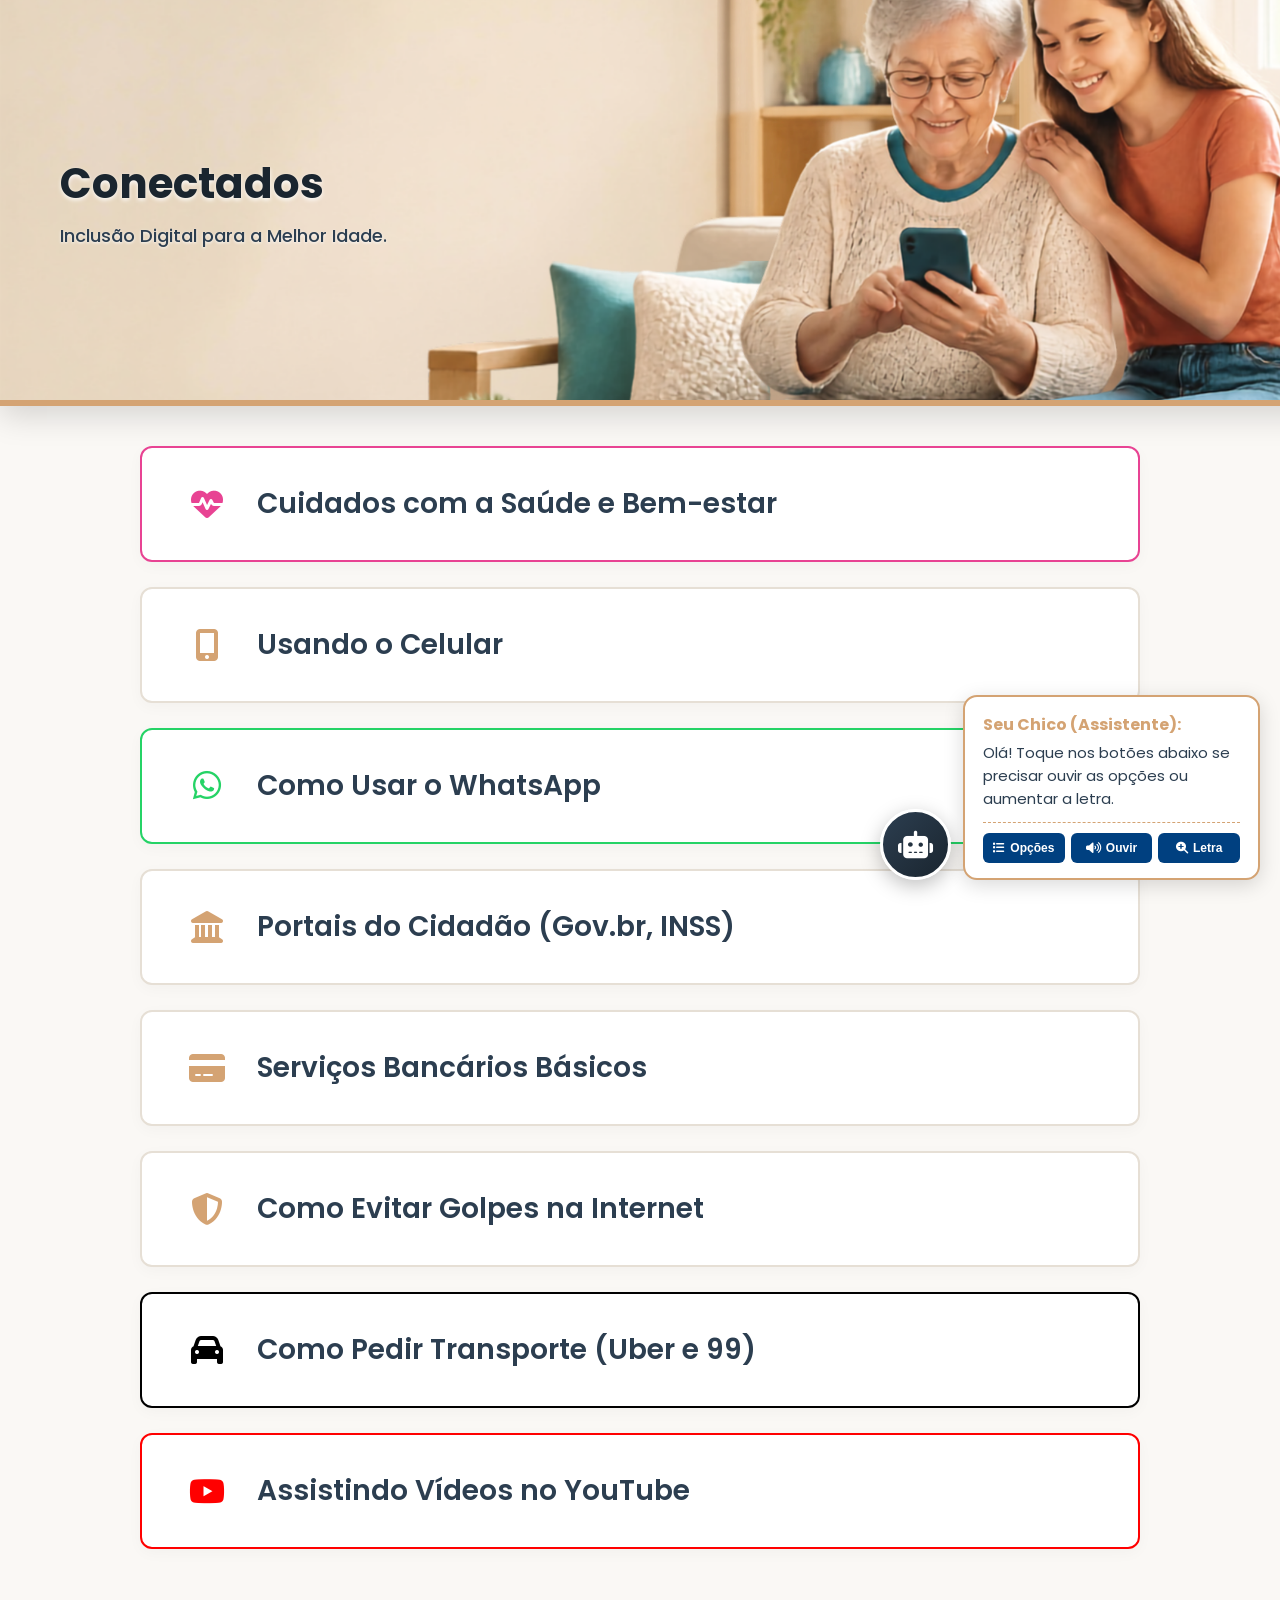
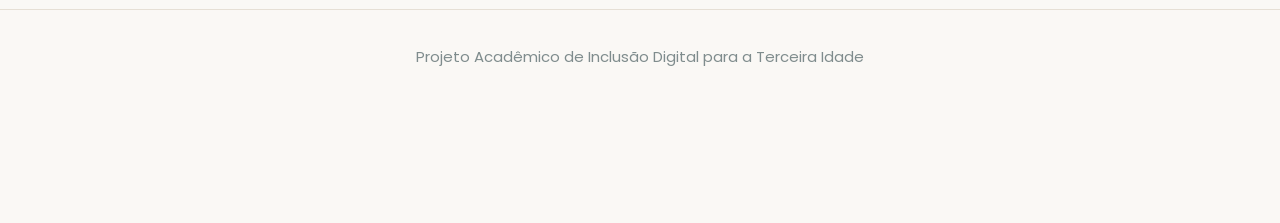
<file: index.html>
<!DOCTYPE html>
<html lang="pt-BR">
<head>
    <meta charset="UTF-8">
    <meta name="viewport" content="width=device-width, initial-scale=1.0">
    <title>Conectados - Portal de Inclusão Digital</title>
    <link rel="stylesheet" href="https://cdnjs.cloudflare.com/ajax/libs/font-awesome/6.4.0/css/all.min.css">
    <link rel="stylesheet" href="style.css">
</head>
<body>

    <!-- Banner Restaurado com a imagem garantida no próprio HTML -->
    <header class="banner-topo" style="background-image: url('banner-topo.png');">
        <div class="banner-texto">
            <h1>Conectados</h1>
            <p class="subtitle">Inclusão Digital para a Melhor Idade.</p>
        </div>
    </header>

    <div class="grid-buttons" style="margin-top: 40px;">
        <!-- Nova Opção: Primeira da lista -->
        <a href="saude.html" class="btn btn-saude"><i class="fa-solid fa-heart-pulse"></i> Cuidados com a Saúde e Bem-estar</a>
        
        <a href="celular.html" class="btn"><i class="fa-solid fa-mobile-screen-button"></i> Usando o Celular</a>
        <a href="whatsapp.html" class="btn btn-whatsapp"><i class="fa-brands fa-whatsapp fa-lg"></i> Como Usar o WhatsApp</a>
        <a href="portais.html" class="btn"><i class="fa-solid fa-landmark"></i> Portais do Cidadão (Gov.br, INSS)</a>
        <a href="bancos.html" class="btn"><i class="fa-solid fa-credit-card"></i> Serviços Bancários Básicos</a>
        <a href="golpes.html" class="btn"><i class="fa-solid fa-shield-halved"></i> Como Evitar Golpes na Internet</a>
        <a href="transporte.html" class="btn btn-transporte"><i class="fa-solid fa-car"></i> Como Pedir Transporte (Uber e 99)</a>
        <a href="youtube.html" class="btn btn-youtube"><i class="fa-brands fa-youtube"></i> Assistindo Vídeos no YouTube</a>
    </div>

    <div class="interactive-pet" id="petAssistant">
        <div class="pet-avatar" onclick="mudarFala('Aqui estou! Escolha uma das opções abaixo para eu te ajudar.')">
            <i class="fa-solid fa-robot"></i>
        </div>
        <div class="pet-speech">
            <strong>Seu Chico (Assistente):</strong>
            <span id="textoFala">Olá! Toque nos botões abaixo se precisar ouvir as opções ou aumentar a letra.</span>
            
            <div class="pet-acoes">
                <button onclick="lerOpcoesDaPagina()" class="btn-acao-pet" title="Ouvir botões da tela">
                    <i class="fa-solid fa-list"></i> Opções
                </button>
                <button onclick="lerTextoAlto()" class="btn-acao-pet" title="Ouvir texto atual">
                    <i class="fa-solid fa-volume-high"></i> Ouvir
                </button>
                <button onclick="alternarTamanhoFonte()" class="btn-acao-pet" title="Aumentar letras">
                    <i class="fa-solid fa-magnifying-glass-plus"></i> Letra
                </button>
            </div>
        </div>
    </div>

    <footer>
        <p>Projeto Acadêmico de Inclusão Digital para a Terceira Idade</p>
    </footer>

    <script>
        let vozes = [];
        window.speechSynthesis.onvoiceschanged = () => { vozes = window.speechSynthesis.getVoices(); };

        function mudarFala(frase) { document.getElementById('textoFala').innerText = frase; }
        
        function alternarTamanhoFonte() {
            document.body.classList.toggle('fonte-grande');
            if(document.body.classList.contains('fonte-grande')){
                mudarFala('Letras aumentadas.');
                falarAlto('Letras aumentadas.');
            } else {
                mudarFala('Letras em tamanho normal.');
                falarAlto('Tamanho normal.');
            }
        }
        
        function configurarVoz(fala) {
            fala.lang = 'pt-BR';
            fala.rate = 1.0; 
            if (vozes.length > 0) {
                let naturalVoice = vozes.find(v => v.lang.includes('pt') && (v.name.includes('Google') || v.name.includes('Natural') || v.name.includes('Microsoft')));
                fala.voice = naturalVoice ? naturalVoice : vozes.find(v => v.lang.includes('pt'));
            }
        }

        function falarAlto(texto) {
            if ('speechSynthesis' in window) {
                window.speechSynthesis.cancel();
                const fala = new SpeechSynthesisUtterance(texto);
                configurarVoz(fala);
                window.speechSynthesis.speak(fala);
            } else { alert("Desculpe, seu dispositivo não suporta leitura de voz."); }
        }

        function lerOpcoesDaPagina() {
            const botoes = document.querySelectorAll('.grid-buttons .btn');
            let texto = "Estas são as opções disponíveis na tela. ";
            botoes.forEach((btn, index) => {
                const titulo = btn.querySelector('h3');
                const desc = btn.querySelector('p');
                if(titulo && desc) { texto += `Opção ${index + 1}: ${titulo.innerText}. ${desc.innerText}. `; }
                else { texto += `Opção ${index + 1}: ${btn.innerText}. `; }
                texto += " ... ";
            });
            texto += "Toque na opção que desejar.";
            mudarFala("Estou lendo as opções da tela. Escute com atenção.");
            falarAlto(texto);
        }

        function lerTextoAlto() {
            let textoParaLer = document.getElementById('textoFala').innerText;
            falarAlto(textoParaLer);
        }
    </script>
</body>
</html>
</file>
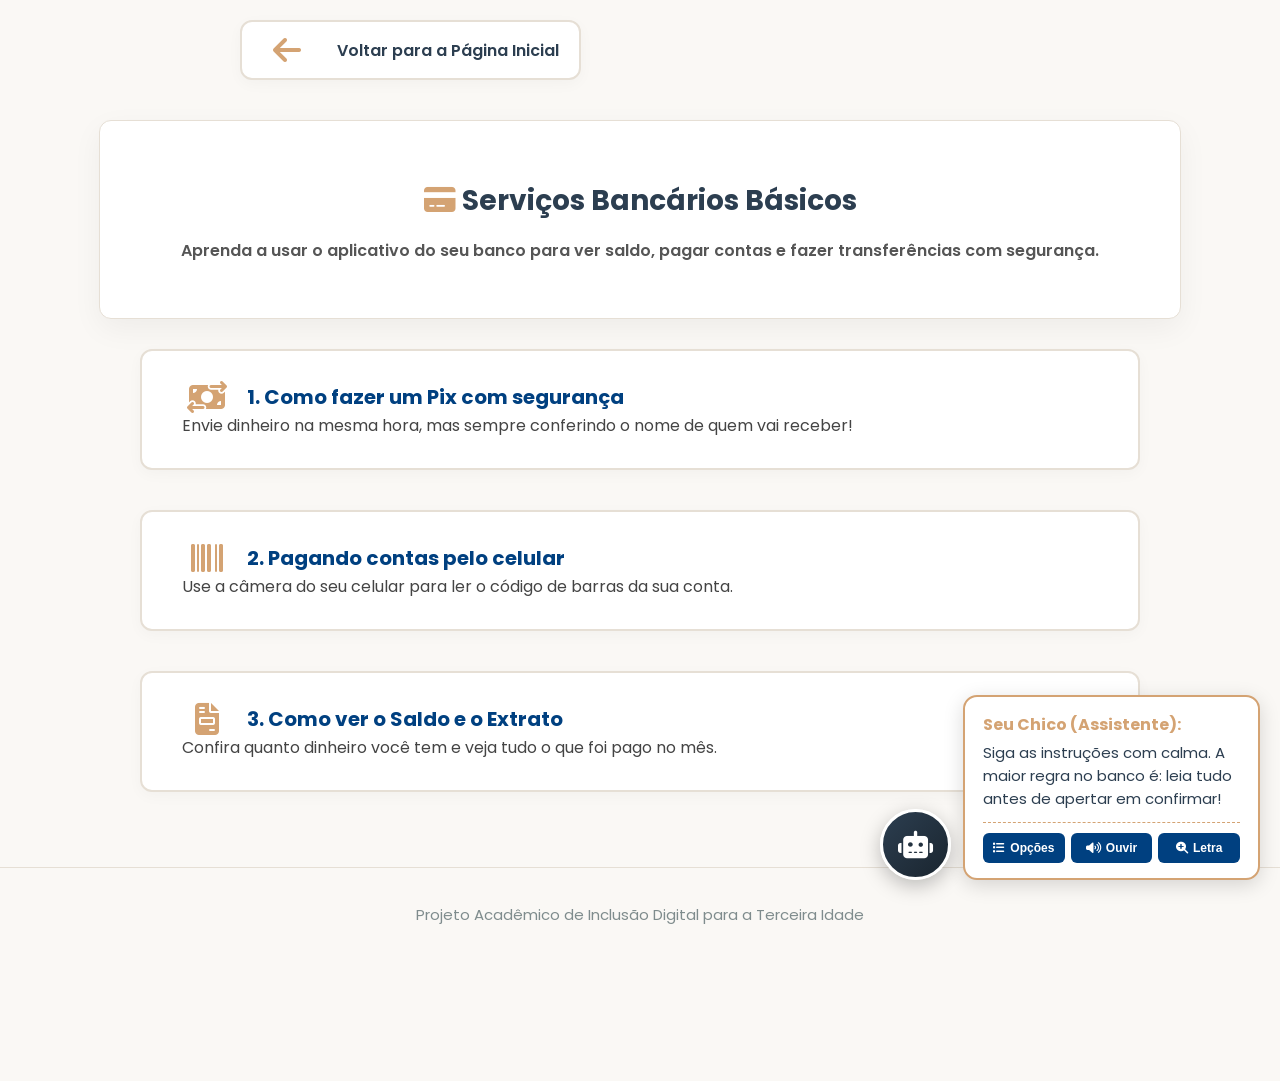
<file: bancos.html>
<!DOCTYPE html>
<html lang="pt-BR">
<head>
    <meta charset="UTF-8">
    <meta name="viewport" content="width=device-width, initial-scale=1.0">
    <title>Serviços Bancários - Conectados</title>
    <link rel="stylesheet" href="https://cdnjs.cloudflare.com/ajax/libs/font-awesome/6.4.0/css/all.min.css">
    <link rel="stylesheet" href="style.css">
</head>
<body>

    <div style="max-width: 800px; margin: 20px auto; text-align: left; padding: 0 15px;">
        <a href="index.html" class="btn" style="display: inline-flex; width: auto; padding: 12px 20px; font-size: 16px;">
            <i class="fa-solid fa-arrow-left"></i> Voltar para a Página Inicial
        </a>
    </div>

    <div class="search-box" style="margin-bottom: 30px;">
        <h1 style="color: #2C3E50; font-size: 28px; margin-bottom: 10px;">
            <i class="fa-solid fa-credit-card" style="color: #D4A373;"></i> Serviços Bancários Básicos
        </h1>
        <p style="font-size: 16px; color: #555;">
            Aprenda a usar o aplicativo do seu banco para ver saldo, pagar contas e fazer transferências com segurança.
        </p>
    </div>

    <div class="grid-buttons">
        <div class="btn" onclick="abrirModal('modalPix')" style="cursor: pointer; display: block; text-align: left; margin-bottom: 15px;">
            <h3 style="color: #004080; margin-top: 0; font-size: 20px;"><i class="fa-solid fa-money-bill-transfer"></i> 1. Como fazer um Pix com segurança</h3>
            <p style="font-size: 16px; color: #444; font-weight: normal; margin-bottom: 0;">Envie dinheiro na mesma hora, mas sempre conferindo o nome de quem vai receber!</p>
        </div>

        <div class="btn" onclick="abrirModal('modalBoleto')" style="cursor: pointer; display: block; text-align: left; margin-bottom: 15px;">
            <h3 style="color: #004080; margin-top: 0; font-size: 20px;"><i class="fa-solid fa-barcode"></i> 2. Pagando contas pelo celular</h3>
            <p style="font-size: 16px; color: #444; font-weight: normal; margin-bottom: 0;">Use a câmera do seu celular para ler o código de barras da sua conta.</p>
        </div>
        
        <div class="btn" onclick="abrirModal('modalExtrato')" style="cursor: pointer; display: block; text-align: left; margin-bottom: 15px;">
            <h3 style="color: #004080; margin-top: 0; font-size: 20px;"><i class="fa-solid fa-file-invoice"></i> 3. Como ver o Saldo e o Extrato</h3>
            <p style="font-size: 16px; color: #444; font-weight: normal; margin-bottom: 0;">Confira quanto dinheiro você tem e veja tudo o que foi pago no mês.</p>
        </div>
    </div>

    <div id="modalPix" class="modal-fundo">
        <div class="modal-conteudo">
            <h2 style="color: #004080; margin-top: 0;"><i class="fa-solid fa-money-bill-transfer"></i> Fazendo um Pix</h2>
            <p style="font-size: 16px; color: #444;">Passo a passo seguro:</p>
            <ol style="font-size: 16px; color: #444; line-height: 1.6;">
                <li>Abra o aplicativo do seu banco e procure pelo botão <b>Área Pix</b>.</li>
                <li>Toque em <b>Transferir</b> ou <b>Pagar</b>.</li>
                <li>Digite a chave Pix da pessoa.</li>
                <li><b>MUITO IMPORTANTE:</b> Antes de digitar sua senha, leia com atenção o nome da pessoa que apareceu na tela. Só confirme se for a pessoa certa!</li>
            </ol>
            <button class="botao-fechar" onclick="fecharModal('modalPix')">Entendi / Fechar</button>
        </div>
    </div>

    <div id="modalBoleto" class="modal-fundo">
        <div class="modal-conteudo">
            <h2 style="color: #004080; margin-top: 0;"><i class="fa-solid fa-barcode"></i> Pagando Contas</h2>
            <p style="font-size: 16px; color: #444;">Diga adeus às filas da lotérica:</p>
            <ol style="font-size: 16px; color: #444; line-height: 1.6;">
                <li>No aplicativo do banco, procure a opção <b>Pagar Boleto</b>.</li>
                <li>Escolha a opção <b>Ler código de barras</b>. A câmera vai abrir.</li>
                <li>Aponte a câmera para as barrinhas do boleto.</li>
                <li>Confira se o valor está correto e digite sua senha para pagar.</li>
            </ol>
            <button class="botao-fechar" onclick="fecharModal('modalBoleto')">Entendi / Fechar</button>
        </div>
    </div>
    
    <div id="modalExtrato" class="modal-fundo">
        <div class="modal-conteudo">
            <h2 style="color: #004080; margin-top: 0;"><i class="fa-solid fa-file-invoice"></i> Ver Saldo e Extrato</h2>
            <p style="font-size: 16px; color: #444;">Para controlar seu dinheiro:</p>
            <ul style="font-size: 16px; color: #444; line-height: 1.6;">
                <li>Ao abrir o aplicativo, o seu <b>Saldo</b> geralmente aparece escondido. Toque no desenho de um "olho" para revelar.</li>
                <li>Para ver onde o dinheiro foi gasto, toque na palavra <b>Extrato</b>.</li>
            </ul>
            <button class="botao-fechar" onclick="fecharModal('modalExtrato')">Entendi / Fechar</button>
        </div>
    </div>

    <div class="interactive-pet" id="petAssistant">
        <div class="pet-avatar" onclick="mudarFala('Cuidar do seu dinheiro pelo celular é prático, e eu te ensino a fazer isso sem medo!')">
            <i class="fa-solid fa-robot"></i>
        </div>
        <div class="pet-speech">
            <strong>Seu Chico (Assistente):</strong>
            <span id="textoFala">Siga as instruções com calma. A maior regra no banco é: leia tudo antes de apertar em confirmar!</span>
            
            <div class="pet-acoes">
                <button onclick="lerOpcoesDaPagina()" class="btn-acao-pet" title="Ouvir opções">
                    <i class="fa-solid fa-list"></i> Opções
                </button>
                <button onclick="lerTextoAlto()" class="btn-acao-pet" title="Ouvir janela">
                    <i class="fa-solid fa-volume-high"></i> Ouvir
                </button>
                <button onclick="alternarTamanhoFonte()" class="btn-acao-pet" title="Letra Maior">
                    <i class="fa-solid fa-magnifying-glass-plus"></i> Letra
                </button>
            </div>
        </div>
    </div>

    <footer>
        <p>Projeto Acadêmico de Inclusão Digital para a Terceira Idade</p>
    </footer>

    <script>
        let vozes = [];
        window.speechSynthesis.onvoiceschanged = () => { vozes = window.speechSynthesis.getVoices(); };

        function mudarFala(frase) { document.getElementById('textoFala').innerText = frase; }
        
        function configurarVoz(fala) {
            fala.lang = 'pt-BR'; fala.rate = 1.0; 
            if (vozes.length > 0) {
                let naturalVoice = vozes.find(v => v.lang.includes('pt') && (v.name.includes('Google') || v.name.includes('Natural') || v.name.includes('Microsoft')));
                fala.voice = naturalVoice ? naturalVoice : vozes.find(v => v.lang.includes('pt'));
            }
        }

        function falarAlto(texto) {
            if ('speechSynthesis' in window) {
                window.speechSynthesis.cancel();
                const fala = new SpeechSynthesisUtterance(texto);
                configurarVoz(fala);
                window.speechSynthesis.speak(fala);
            } else { alert("Dispositivo não suporta leitura de voz."); }
        }

        function abrirModal(id) { 
            document.getElementById(id).style.display = 'flex'; 
            setTimeout(() => {
                const modal = document.getElementById(id);
                if(modal) {
                    let texto = modal.innerText.replace('Entendi / Fechar', '');
                    mudarFala('Lendo as instruções para você.');
                    falarAlto(texto);
                }
            }, 500); 
        }

        function fecharModal(id) { 
            document.getElementById(id).style.display = 'none';
            if ('speechSynthesis' in window) { window.speechSynthesis.cancel(); }
            mudarFala('Janela fechada. Escolha outra opção.');
        }

        function lerOpcoesDaPagina() {
            const botoes = document.querySelectorAll('.grid-buttons .btn');
            let texto = "Estas são as opções disponíveis. ";
            botoes.forEach((btn, index) => {
                const titulo = btn.querySelector('h3');
                const desc = btn.querySelector('p');
                if(titulo && desc) { texto += `Opção ${index + 1}: ${titulo.innerText}. ${desc.innerText}. `; }
                else { texto += `Opção ${index + 1}: ${btn.innerText}. `; }
                texto += " ... ";
            });
            texto += "Toque na opção que desejar.";
            mudarFala("Lendo todas as opções da tela.");
            falarAlto(texto);
        }

        function lerTextoAlto() {
            const modais = document.querySelectorAll('.modal-fundo');
            let textoParaLer = '';
            let modalAberto = false;
            modais.forEach(modal => {
                if (modal.style.display === 'flex') {
                    textoParaLer = modal.innerText.replace('Entendi / Fechar', ''); 
                    modalAberto = true;
                }
            });
            if (modalAberto) {
                mudarFala('Estou lendo as instruções em voz alta.');
                falarAlto(textoParaLer);
            } else {
                textoParaLer = document.getElementById('textoFala').innerText;
                falarAlto(textoParaLer);
            }
        }

        function alternarTamanhoFonte() {
            document.body.classList.toggle('fonte-grande');
            if(document.body.classList.contains('fonte-grande')){
                mudarFala('Letras aumentadas.'); falarAlto('Letras aumentadas.');
            } else {
                mudarFala('Tamanho normal.'); falarAlto('Tamanho normal.');
            }
        }
    </script>
</body>
</html>
</file>
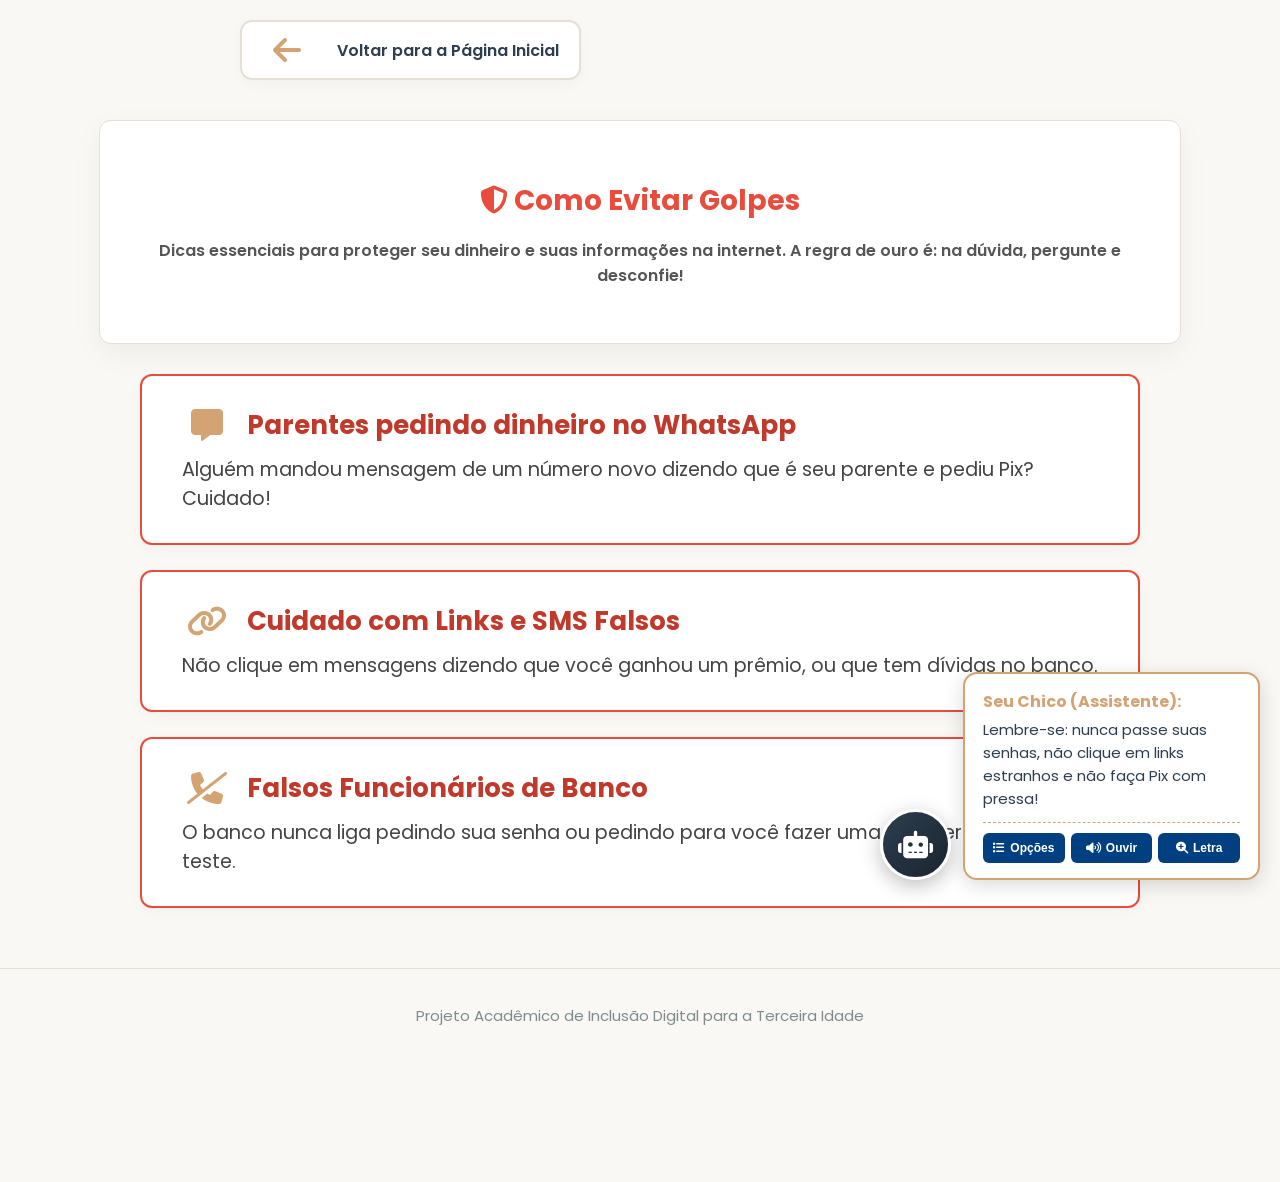
<file: golpes.html>
<!DOCTYPE html>
<html lang="pt-BR">
<head>
    <meta charset="UTF-8">
    <meta name="viewport" content="width=device-width, initial-scale=1.0">
    <title>Evitar Golpes - Conectados</title>
    <link rel="stylesheet" href="https://cdnjs.cloudflare.com/ajax/libs/font-awesome/6.4.0/css/all.min.css">
    <link rel="stylesheet" href="style.css">
</head>
<body>

    <div style="max-width: 800px; margin: 20px auto; text-align: left; padding: 0 15px;">
        <a href="index.html" class="btn" style="display: inline-flex; width: auto; padding: 12px 20px; font-size: 16px;">
            <i class="fa-solid fa-arrow-left"></i> Voltar para a Página Inicial
        </a>
    </div>

    <div class="search-box" style="margin-bottom: 30px;">
        <h1 style="color: #e74c3c; font-size: 28px; margin-bottom: 10px;">
            <i class="fa-solid fa-shield-halved"></i> Como Evitar Golpes
        </h1>
        <p style="font-size: 16px; color: #555;">
            Dicas essenciais para proteger seu dinheiro e suas informações na internet. A regra de ouro é: na dúvida, pergunte e desconfie!
        </p>
    </div>

    <div class="grid-buttons">
        <div class="btn" onclick="abrirModal('modalWhats')" style="cursor: pointer; border-color: #e74c3c;">
            <h3 style="color: #c0392b;"><i class="fa-solid fa-message"></i> Parentes pedindo dinheiro no WhatsApp</h3>
            <p style="color: #444;">Alguém mandou mensagem de um número novo dizendo que é seu parente e pediu Pix? Cuidado!</p>
        </div>

        <div class="btn" onclick="abrirModal('modalLinks')" style="cursor: pointer; border-color: #e74c3c;">
            <h3 style="color: #c0392b;"><i class="fa-solid fa-link"></i> Cuidado com Links e SMS Falsos</h3>
            <p style="color: #444;">Não clique em mensagens dizendo que você ganhou um prêmio, ou que tem dívidas no banco.</p>
        </div>
        
        <div class="btn" onclick="abrirModal('modalBanco')" style="cursor: pointer; border-color: #e74c3c;">
            <h3 style="color: #c0392b;"><i class="fa-solid fa-phone-slash"></i> Falsos Funcionários de Banco</h3>
            <p style="color: #444;">O banco nunca liga pedindo sua senha ou pedindo para você fazer uma transferência de teste.</p>
        </div>
    </div>

    <div id="modalWhats" class="modal-fundo">
        <div class="modal-conteudo">
            <h2 style="color: #c0392b; margin-top: 0;"><i class="fa-solid fa-message"></i> Falso Parente no WhatsApp</h2>
            <p style="font-size: 16px; color: #444;">Como agir se alguém pedir dinheiro:</p>
            <ul style="font-size: 16px; color: #444; line-height: 1.6;">
                <li><b>NÃO FAÇA O PIX.</b> Golpistas pegam fotos nas redes sociais e fingem ser seus familiares.</li>
                <li>Normalmente eles dizem que "quebraram o celular" ou "precisam pagar um boleto urgente".</li>
                <li>Ligue (faça uma ligação de voz normal) para o número antigo do seu parente e pergunte se é ele mesmo.</li>
            </ul>
            <button class="botao-fechar" onclick="fecharModal('modalWhats')">Entendi / Fechar</button>
        </div>
    </div>

    <div id="modalLinks" class="modal-fundo">
        <div class="modal-conteudo">
            <h2 style="color: #c0392b; margin-top: 0;"><i class="fa-solid fa-link"></i> Links e SMS Falsos</h2>
            <p style="font-size: 16px; color: #444;">Como se proteger:</p>
            <ul style="font-size: 16px; color: #444; line-height: 1.6;">
                <li>Os bancos <b>nunca</b> mandam mensagens com links (letrinhas azuis) pedindo para você atualizar senhas.</li>
                <li>Se receber um SMS dizendo que uma compra suspeita foi aprovada e pedir para ligar para um número 0800, <b>não ligue!</b></li>
                <li>Na dúvida, vá até sua agência ou ligue para o telefone oficial atrás do seu cartão.</li>
            </ul>
            <button class="botao-fechar" onclick="fecharModal('modalLinks')">Entendi / Fechar</button>
        </div>
    </div>
    
    <div id="modalBanco" class="modal-fundo">
        <div class="modal-conteudo">
            <h2 style="color: #c0392b; margin-top: 0;"><i class="fa-solid fa-phone-slash"></i> Falsos Funcionários de Banco</h2>
            <p style="font-size: 16px; color: #444;">Fique atento às ligações:</p>
            <ul style="font-size: 16px; color: #444; line-height: 1.6;">
                <li>Se alguém ligar dizendo ser do seu banco, informando que sua conta foi invadida e pedindo para você fazer um "Pix de segurança", <b>desligue na hora</b>.</li>
                <li>Bancos nunca pedem para você transferir dinheiro.</li>
                <li>Bancos nunca pedem a sua senha pelo telefone.</li>
            </ul>
            <button class="botao-fechar" onclick="fecharModal('modalBanco')">Entendi / Fechar</button>
        </div>
    </div>

    <div class="interactive-pet" id="petAssistant">
        <div class="pet-avatar" onclick="mudarFala('A internet é ótima, mas precisamos ter atenção. Leia nossas dicas de segurança!')">
            <i class="fa-solid fa-robot"></i>
        </div>
        <div class="pet-speech">
            <strong>Seu Chico (Assistente):</strong>
            <span id="textoFala">Lembre-se: nunca passe suas senhas, não clique em links estranhos e não faça Pix com pressa!</span>
            
            <div class="pet-acoes">
                <button onclick="lerOpcoesDaPagina()" class="btn-acao-pet" title="Ouvir opções">
                    <i class="fa-solid fa-list"></i> Opções
                </button>
                <button onclick="lerTextoAlto()" class="btn-acao-pet" title="Ouvir janela">
                    <i class="fa-solid fa-volume-high"></i> Ouvir
                </button>
                <button onclick="alternarTamanhoFonte()" class="btn-acao-pet" title="Letra Maior">
                    <i class="fa-solid fa-magnifying-glass-plus"></i> Letra
                </button>
            </div>
        </div>
    </div>

    <footer>
        <p>Projeto Acadêmico de Inclusão Digital para a Terceira Idade</p>
    </footer>

    <script>
        let vozes = [];
        window.speechSynthesis.onvoiceschanged = () => { vozes = window.speechSynthesis.getVoices(); };

        function mudarFala(frase) { document.getElementById('textoFala').innerText = frase; }
        
        function configurarVoz(fala) {
            fala.lang = 'pt-BR'; fala.rate = 1.0; 
            if (vozes.length > 0) {
                let naturalVoice = vozes.find(v => v.lang.includes('pt') && (v.name.includes('Google') || v.name.includes('Natural') || v.name.includes('Microsoft')));
                fala.voice = naturalVoice ? naturalVoice : vozes.find(v => v.lang.includes('pt'));
            }
        }

        function falarAlto(texto) {
            if ('speechSynthesis' in window) {
                window.speechSynthesis.cancel();
                const fala = new SpeechSynthesisUtterance(texto);
                configurarVoz(fala);
                window.speechSynthesis.speak(fala);
            } else { alert("Dispositivo não suporta leitura de voz."); }
        }

        function abrirModal(id) { 
            document.getElementById(id).style.display = 'flex'; 
            setTimeout(() => {
                const modal = document.getElementById(id);
                if(modal) {
                    let texto = modal.innerText.replace('Entendi / Fechar', '');
                    mudarFala('Lendo as dicas de segurança para você.');
                    falarAlto(texto);
                }
            }, 500); 
        }

        function fecharModal(id) { 
            document.getElementById(id).style.display = 'none';
            if ('speechSynthesis' in window) { window.speechSynthesis.cancel(); }
            mudarFala('Janela fechada. Escolha outra dica.');
        }

        function lerOpcoesDaPagina() {
            const botoes = document.querySelectorAll('.grid-buttons .btn');
            let texto = "Estas são as opções disponíveis. ";
            botoes.forEach((btn, index) => {
                const titulo = btn.querySelector('h3');
                const desc = btn.querySelector('p');
                if(titulo && desc) { texto += `Opção ${index + 1}: ${titulo.innerText}. ${desc.innerText}. `; }
                else { texto += `Opção ${index + 1}: ${btn.innerText}. `; }
                texto += " ... ";
            });
            texto += "Toque na opção que desejar.";
            mudarFala("Lendo todas as opções da tela.");
            falarAlto(texto);
        }

        function lerTextoAlto() {
            const modais = document.querySelectorAll('.modal-fundo');
            let textoParaLer = '';
            let modalAberto = false;
            modais.forEach(modal => {
                if (modal.style.display === 'flex') {
                    textoParaLer = modal.innerText.replace('Entendi / Fechar', ''); 
                    modalAberto = true;
                }
            });
            if (modalAberto) {
                mudarFala('Estou lendo as instruções em voz alta.');
                falarAlto(textoParaLer);
            } else {
                textoParaLer = document.getElementById('textoFala').innerText;
                falarAlto(textoParaLer);
            }
        }

        function alternarTamanhoFonte() {
            document.body.classList.toggle('fonte-grande');
            if(document.body.classList.contains('fonte-grande')){
                mudarFala('Letras aumentadas.'); falarAlto('Letras aumentadas.');
            } else {
                mudarFala('Tamanho normal.'); falarAlto('Tamanho normal.');
            }
        }
    </script>
</body>
</html>
</file>
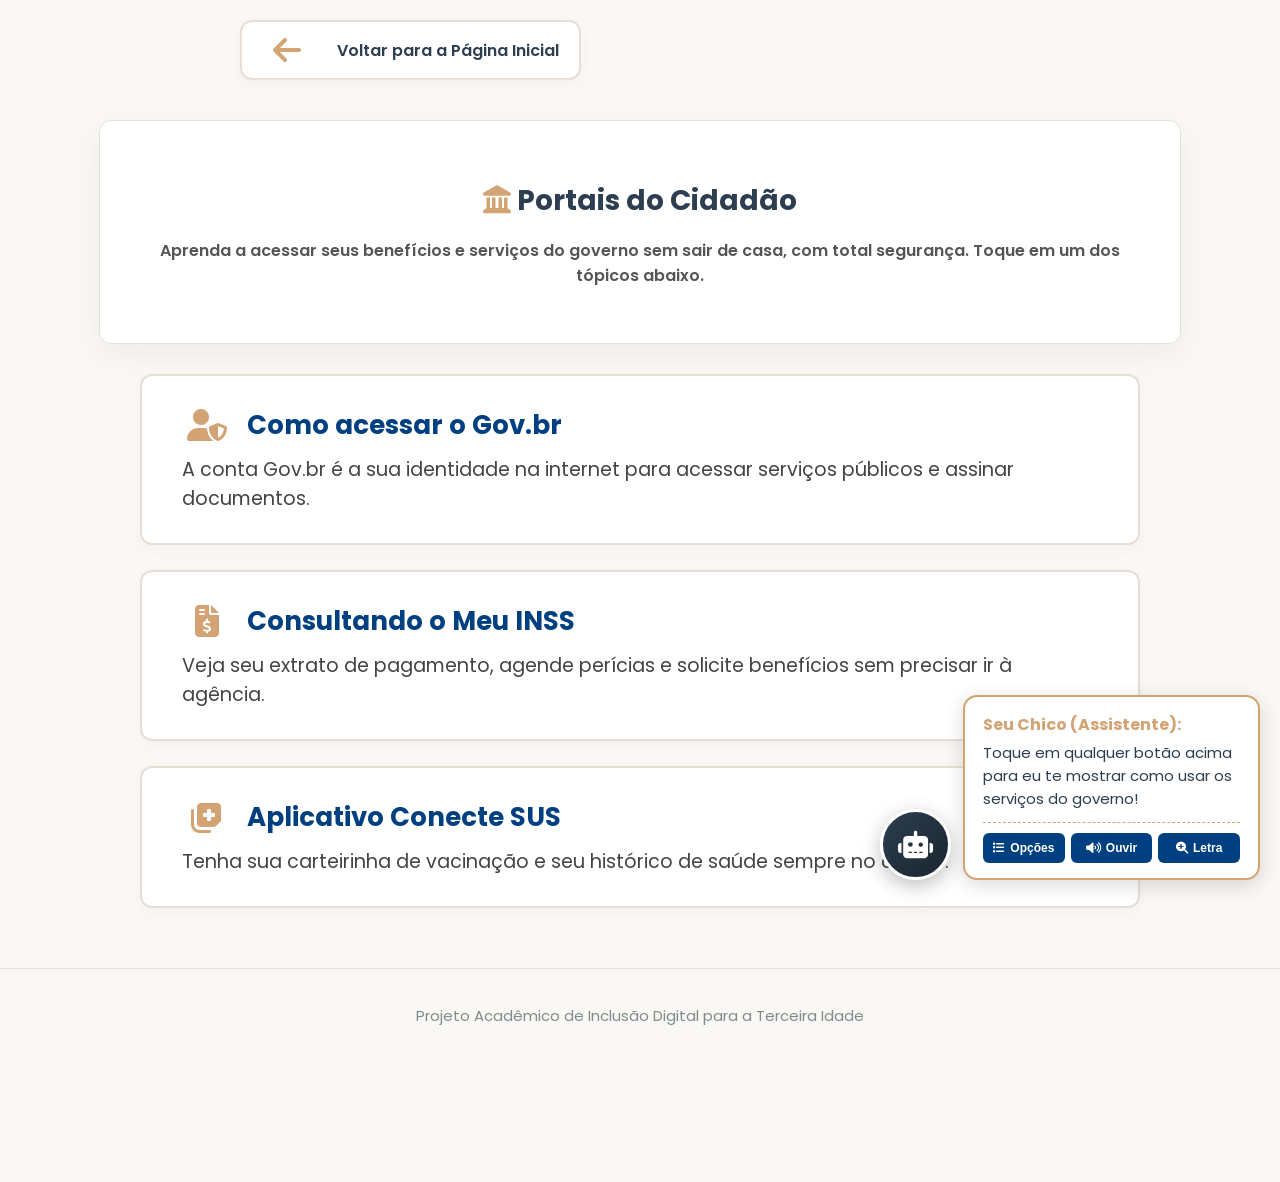
<file: portais.html>
<!DOCTYPE html>
<html lang="pt-BR">
<head>
    <meta charset="UTF-8">
    <meta name="viewport" content="width=device-width, initial-scale=1.0">
    <title>Portais do Cidadão - Conectados</title>
    <link rel="stylesheet" href="https://cdnjs.cloudflare.com/ajax/libs/font-awesome/6.4.0/css/all.min.css">
    <link rel="stylesheet" href="style.css">
</head>
<body>

    <div style="max-width: 800px; margin: 20px auto; text-align: left; padding: 0 15px;">
        <a href="index.html" class="btn" style="display: inline-flex; width: auto; padding: 12px 20px; font-size: 16px;">
            <i class="fa-solid fa-arrow-left"></i> Voltar para a Página Inicial
        </a>
    </div>

    <div class="search-box" style="margin-bottom: 30px;">
        <h1 style="color: #2C3E50; font-size: 28px; margin-bottom: 10px;">
            <i class="fa-solid fa-landmark" style="color: #D4A373;"></i> Portais do Cidadão
        </h1>
        <p style="font-size: 16px; color: #555;">
            Aprenda a acessar seus benefícios e serviços do governo sem sair de casa, com total segurança. Toque em um dos tópicos abaixo.
        </p>
    </div>

    <div class="grid-buttons">
        <div class="btn" onclick="abrirModal('modalGov')" style="cursor: pointer;">
            <h3 style="color: #004080;"><i class="fa-solid fa-user-shield"></i> Como acessar o Gov.br</h3>
            <p style="color: #444;">A conta Gov.br é a sua identidade na internet para acessar serviços públicos e assinar documentos.</p>
        </div>

        <div class="btn" onclick="abrirModal('modalINSS')" style="cursor: pointer;">
            <h3 style="color: #004080;"><i class="fa-solid fa-file-invoice-dollar"></i> Consultando o Meu INSS</h3>
            <p style="color: #444;">Veja seu extrato de pagamento, agende perícias e solicite benefícios sem precisar ir à agência.</p>
        </div>
        
        <div class="btn" onclick="abrirModal('modalSUS')" style="cursor: pointer;">
            <h3 style="color: #004080;"><i class="fa-solid fa-notes-medical"></i> Aplicativo Conecte SUS</h3>
            <p style="color: #444;">Tenha sua carteirinha de vacinação e seu histórico de saúde sempre no celular.</p>
        </div>
    </div>

    <div id="modalGov" class="modal-fundo">
        <div class="modal-conteudo">
            <h2 style="color: #004080; margin-top: 0;"><i class="fa-solid fa-user-shield"></i> Acessando o Gov.br</h2>
            <p style="font-size: 16px; color: #444;">Para acessar e usar sua conta:</p>
            <ol style="font-size: 16px; color: #444; line-height: 1.6;">
                <li>Baixe o aplicativo <b>gov.br</b> no seu celular.</li>
                <li>Digite seu <b>CPF</b> e toque em Continuar.</li>
                <li>Digite sua senha. Se esqueceu, toque em "Esqueci minha senha" e siga os passos para criar uma nova.</li>
            </ol>
           <video controls onplay="pararVozAssistente()" style="width: 100%; border-radius: 8px; margin-bottom: 15px; background-color: #000;">
            <source src="videos/Gov.br.mp4" type="video/mp4">
            Seu navegador não suporta vídeos.
        </video>
            <button class="botao-fechar" onclick="fecharModal('modalGov')">Entendi / Fechar</button>
        </div>
    </div>

    <div id="modalINSS" class="modal-fundo">
        <div class="modal-conteudo">
            <h2 style="color: #004080; margin-top: 0;"><i class="fa-solid fa-file-invoice-dollar"></i> Consultando o Meu INSS</h2>
            <p style="font-size: 16px; color: #444;">Para ver seus benefícios de forma fácil:</p>
            <ol style="font-size: 16px; color: #444; line-height: 1.6;">
                <li>Abra o aplicativo <b>Meu INSS</b>.</li>
                <li>Toque em <b>Entrar com gov.br</b> e coloque seu CPF e senha.</li>
                <li>Na tela principal, procure por "Extrato de Pagamento" ou "Meus Benefícios" e toque na opção que deseja ler.</li>
            </ol>
             <video controls onplay="pararVozAssistente()" style="width: 100%; border-radius: 8px; margin-bottom: 15px; background-color: #000;">
            <source src="videos/meu inss.mp4" type="video/mp4">
            Seu navegador não suporta vídeos.
        </video>
            <button class="botao-fechar" onclick="fecharModal('modalINSS')">Entendi / Fechar</button>
        </div>
    </div>
    
    <div id="modalSUS" class="modal-fundo">
        <div class="modal-conteudo">
            <h2 style="color: #004080; margin-top: 0;"><i class="fa-solid fa-notes-medical"></i> Conecte SUS</h2>
            <p style="font-size: 16px; color: #444;">Para acessar sua carteira de vacinação:</p>
            <ol style="font-size: 16px; color: #444; line-height: 1.6;">
                <li>Abra o aplicativo <b>Meu SUS Digital</b> (antigo Conecte SUS).</li>
                <li>Entre com seu CPF e senha do Gov.br.</li>
                <li>Toque no botão "Vacinas" para ver todas as vacinas que você já tomou pelo sistema público.</li>
            </ol>
             <video controls onplay="pararVozAssistente()" style="width: 100%; border-radius: 8px; margin-bottom: 15px; background-color: #000;">
            <source src="videos/ok google.mp4" type="video/mp4">
            Seu navegador não suporta vídeos.
        </video>
            <button class="botao-fechar" onclick="fecharModal('modalSUS')">Entendi / Fechar</button>
        </div>
    </div>

    <div class="interactive-pet" id="petAssistant">
        <div class="pet-avatar" onclick="mudarFala('Acessar os portais do governo facilita muito a vida! Toque nos botões acima para ler com calma.')">
            <i class="fa-solid fa-robot"></i>
        </div>
        <div class="pet-speech">
            <strong>Seu Chico (Assistente):</strong>
            <span id="textoFala">Toque em qualquer botão acima para eu te mostrar como usar os serviços do governo!</span>
            
            <div class="pet-acoes">
                <button onclick="lerOpcoesDaPagina()" class="btn-acao-pet" title="Ouvir opções">
                    <i class="fa-solid fa-list"></i> Opções
                </button>
                <button onclick="lerTextoAlto()" class="btn-acao-pet" title="Ouvir janela">
                    <i class="fa-solid fa-volume-high"></i> Ouvir
                </button>
                <button onclick="alternarTamanhoFonte()" class="btn-acao-pet" title="Letra Maior">
                    <i class="fa-solid fa-magnifying-glass-plus"></i> Letra
                </button>
            </div>
        </div>
    </div>

    <footer>
        <p>Projeto Acadêmico de Inclusão Digital para a Terceira Idade</p>
    </footer>

    <script>
        let vozes = [];
        window.speechSynthesis.onvoiceschanged = () => { vozes = window.speechSynthesis.getVoices(); };

        function mudarFala(frase) { document.getElementById('textoFala').innerText = frase; }
        
        function configurarVoz(fala) {
            fala.lang = 'pt-BR'; fala.rate = 1.0; 
            if (vozes.length > 0) {
                let naturalVoice = vozes.find(v => v.lang.includes('pt') && (v.name.includes('Google') || v.name.includes('Natural') || v.name.includes('Microsoft')));
                fala.voice = naturalVoice ? naturalVoice : vozes.find(v => v.lang.includes('pt'));
            }
        }

        function falarAlto(texto) {
            if ('speechSynthesis' in window) {
                window.speechSynthesis.cancel();
                const fala = new SpeechSynthesisUtterance(texto);
                configurarVoz(fala);
                window.speechSynthesis.speak(fala);
            } else { alert("Dispositivo não suporta leitura de voz."); }
        }

        function abrirModal(id) { 
            document.getElementById(id).style.display = 'flex'; 
            setTimeout(() => {
                const modal = document.getElementById(id);
                if(modal) {
                    let texto = modal.innerText.replace('Entendi / Fechar', '');
                    mudarFala('Lendo as instruções para você.');
                    falarAlto(texto);
                }
            }, 500); // Aguarda a janela abrir para ler automaticamente
        }

        function fecharModal(id) { 
            document.getElementById(id).style.display = 'none';
            if ('speechSynthesis' in window) { window.speechSynthesis.cancel(); }
            mudarFala('Janela fechada. Escolha outra opção ou clique em Opções para ouvir.');
        }

        function lerOpcoesDaPagina() {
            const botoes = document.querySelectorAll('.grid-buttons .btn');
            let texto = "Estas são as opções disponíveis. ";
            botoes.forEach((btn, index) => {
                const titulo = btn.querySelector('h3');
                const desc = btn.querySelector('p');
                if(titulo && desc) { texto += `Opção ${index + 1}: ${titulo.innerText}. ${desc.innerText}. `; }
                else { texto += `Opção ${index + 1}: ${btn.innerText}. `; }
                texto += " ... ";
            });
            texto += "Toque na opção que desejar.";
            mudarFala("Lendo todas as opções da tela.");
            falarAlto(texto);
        }

        function lerTextoAlto() {
            const modais = document.querySelectorAll('.modal-fundo');
            let textoParaLer = '';
            let modalAberto = false;
            modais.forEach(modal => {
                if (modal.style.display === 'flex') {
                    textoParaLer = modal.innerText.replace('Entendi / Fechar', ''); 
                    modalAberto = true;
                }
            });
            if (modalAberto) {
                mudarFala('Estou lendo as instruções em voz alta.');
                falarAlto(textoParaLer);
            } else {
                textoParaLer = document.getElementById('textoFala').innerText;
                falarAlto(textoParaLer);
            }
        }

        function alternarTamanhoFonte() {
            document.body.classList.toggle('fonte-grande');
            if(document.body.classList.contains('fonte-grande')){
                mudarFala('Letras aumentadas.'); falarAlto('Letras aumentadas.');
            } else {
                mudarFala('Tamanho normal.'); falarAlto('Tamanho normal.');
            }
        }
    </script>
</body>
</html>
</file>
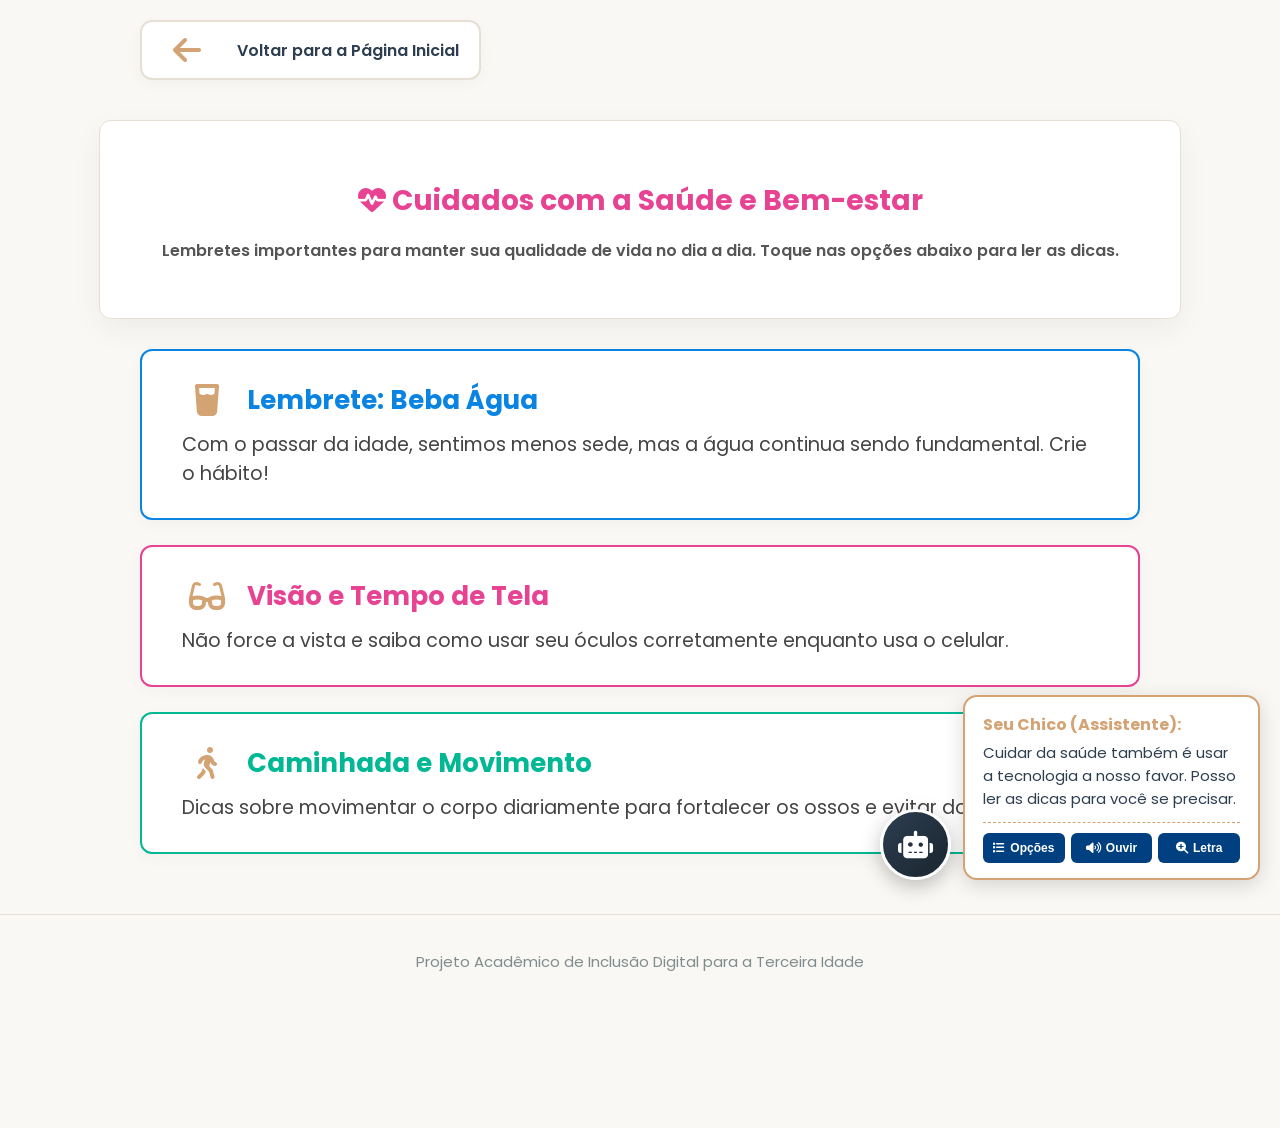
<file: saude.html>
<!DOCTYPE html>
<html lang="pt-BR">
<head>
    <meta charset="UTF-8">
    <meta name="viewport" content="width=device-width, initial-scale=1.0">
    <title>Cuidados com a Saúde - Conectados</title>
    <link rel="stylesheet" href="https://cdnjs.cloudflare.com/ajax/libs/font-awesome/6.4.0/css/all.min.css">
    <link rel="stylesheet" href="style.css">
</head>
<body>

    <div style="max-width: 1000px; margin: 20px auto; text-align: left; padding: 0 15px;">
        <a href="index.html" class="btn" style="display: inline-flex; width: auto; padding: 12px 20px; font-size: 16px;">
            <i class="fa-solid fa-arrow-left"></i> Voltar para a Página Inicial
        </a>
    </div>

    <div class="search-box" style="margin-bottom: 30px;">
        <h1 style="color: #e84393; font-size: 28px; margin-bottom: 10px;">
            <i class="fa-solid fa-heart-pulse"></i> Cuidados com a Saúde e Bem-estar
        </h1>
        <p style="font-size: 16px; color: #555;">
            Lembretes importantes para manter sua qualidade de vida no dia a dia. Toque nas opções abaixo para ler as dicas.
        </p>
    </div>

    <div class="grid-buttons">
        <div class="btn" onclick="abrirModal('modalAgua')" style="cursor: pointer; border-color: #0984e3;">
            <h3 style="color: #0984e3;"><i class="fa-solid fa-glass-water"></i> Lembrete: Beba Água</h3>
            <p style="color: #444;">Com o passar da idade, sentimos menos sede, mas a água continua sendo fundamental. Crie o hábito!</p>
        </div>

        <div class="btn" onclick="abrirModal('modalOlhos')" style="cursor: pointer; border-color: #e84393;">
            <h3 style="color: #e84393;"><i class="fa-solid fa-glasses"></i> Visão e Tempo de Tela</h3>
            <p style="color: #444;">Não force a vista e saiba como usar seu óculos corretamente enquanto usa o celular.</p>
        </div>
        
        <div class="btn" onclick="abrirModal('modalCaminhada')" style="cursor: pointer; border-color: #00b894;">
            <h3 style="color: #00b894;"><i class="fa-solid fa-person-walking"></i> Caminhada e Movimento</h3>
            <p style="color: #444;">Dicas sobre movimentar o corpo diariamente para fortalecer os ossos e evitar dores.</p>
        </div>
    </div>

    <!-- Modais -->
    <div id="modalAgua" class="modal-fundo">
        <div class="modal-conteudo">
            <h2 style="color: #0984e3; margin-top: 0;"><i class="fa-solid fa-glass-water"></i> A importância de beber água</h2>
            <p style="font-size: 16px; color: #444;">Dicas para não esquecer de se hidratar:</p>
            <ul style="font-size: 16px; color: #444; line-height: 1.6;">
                <li>Na terceira idade, a sensação de sede diminui. Por isso, não espere ter sede para beber água.</li>
                <li>Tenha sempre uma garrafinha de água perto de você ou na sala onde costuma ficar.</li>
                <li>Se costuma esquecer, use a função de <b>Alarme do celular</b> para apitar de 2 em 2 horas como lembrete!</li>
            </ul>
            <button class="botao-fechar" onclick="fecharModal('modalAgua')">Entendi / Fechar</button>
        </div>
    </div>

    <div id="modalOlhos" class="modal-fundo">
        <div class="modal-conteudo">
            <h2 style="color: #e84393; margin-top: 0;"><i class="fa-solid fa-glasses"></i> Cuidado com a Visão</h2>
            <p style="font-size: 16px; color: #444;">Dicas para proteger seus olhos ao usar telas:</p>
            <ul style="font-size: 16px; color: #444; line-height: 1.6;">
                <li>Use sempre os seus óculos de leitura quando for usar o celular. Não force a vista tentando ler letras miúdas.</li>
                <li>A cada 1 hora no celular, pare por pelo menos 10 minutos e olhe para algo distante para relaxar os olhos.</li>
                <li>Evite usar o celular no escuro. A luz forte da tela prejudica a visão e pode causar insônia. Ajuste o brilho!</li>
            </ul>
            <button class="botao-fechar" onclick="fecharModal('modalOlhos')">Entendi / Fechar</button>
        </div>
    </div>

    <div id="modalCaminhada" class="modal-fundo">
        <div class="modal-conteudo">
            <h2 style="color: #00b894; margin-top: 0;"><i class="fa-solid fa-person-walking"></i> Caminhada Diária</h2>
            <p style="font-size: 16px; color: #444;">Movimente-se com segurança:</p>
            <ul style="font-size: 16px; color: #444; line-height: 1.6;">
                <li>Médicos recomendam cerca de 30 minutos de caminhada leve por dia para manter as articulações saudáveis.</li>
                <li>Use sapatos confortáveis e antiderrapantes para evitar quedas.</li>
                <li>Faça pequenos alongamentos antes de começar. Se sentir qualquer dor aguda, pare e descanse.</li>
            </ul>
            <button class="botao-fechar" onclick="fecharModal('modalCaminhada')">Entendi / Fechar</button>
        </div>
    </div>

    <!-- Assistente Virtual -->
    <div class="interactive-pet" id="petAssistant">
        <div class="pet-avatar" onclick="mudarFala('A saúde é o nosso bem mais precioso! Toque nos botões para ler as dicas.')">
            <i class="fa-solid fa-robot"></i>
        </div>
        <div class="pet-speech">
            <strong>Seu Chico (Assistente):</strong>
            <span id="textoFala">Cuidar da saúde também é usar a tecnologia a nosso favor. Posso ler as dicas para você se precisar.</span>
            
            <div class="pet-acoes">
                <button onclick="lerOpcoesDaPagina()" class="btn-acao-pet"><i class="fa-solid fa-list"></i> Opções</button>
                <button onclick="lerTextoAlto()" class="btn-acao-pet"><i class="fa-solid fa-volume-high"></i> Ouvir</button>
                <button onclick="alternarTamanhoFonte()" class="btn-acao-pet"><i class="fa-solid fa-magnifying-glass-plus"></i> Letra</button>
            </div>
        </div>
    </div>

    <footer>
        <p>Projeto Acadêmico de Inclusão Digital para a Terceira Idade</p>
    </footer>

    <!-- Scripts do assistente de acessibilidade -->
    <script>
        let vozes = [];
        window.speechSynthesis.onvoiceschanged = () => { vozes = window.speechSynthesis.getVoices(); };

        function mudarFala(frase) { document.getElementById('textoFala').innerText = frase; }
        
        function configurarVoz(fala) {
            fala.lang = 'pt-BR'; fala.rate = 1.0; 
            if (vozes.length > 0) {
                let naturalVoice = vozes.find(v => v.lang.includes('pt') && (v.name.includes('Google') || v.name.includes('Natural') || v.name.includes('Microsoft')));
                fala.voice = naturalVoice ? naturalVoice : vozes.find(v => v.lang.includes('pt'));
            }
        }

        function falarAlto(texto) {
            if ('speechSynthesis' in window) {
                window.speechSynthesis.cancel();
                const fala = new SpeechSynthesisUtterance(texto);
                configurarVoz(fala);
                window.speechSynthesis.speak(fala);
            } else { alert("Dispositivo não suporta leitura de voz."); }
        }

        function abrirModal(id) { 
            document.getElementById(id).style.display = 'flex'; 
            setTimeout(() => {
                const modal = document.getElementById(id);
                if(modal) {
                    let texto = modal.innerText.replace('Entendi / Fechar', '');
                    mudarFala('Lendo as dicas de saúde para você.');
                    falarAlto(texto);
                }
            }, 500); 
        }

        function fecharModal(id) { 
            document.getElementById(id).style.display = 'none';
            if ('speechSynthesis' in window) { window.speechSynthesis.cancel(); }
            mudarFala('Janela fechada. Escolha outra dica.');
        }

        function lerOpcoesDaPagina() {
            const botoes = document.querySelectorAll('.grid-buttons .btn');
            let texto = "Estas são as dicas de saúde disponíveis. ";
            botoes.forEach((btn, index) => {
                const titulo = btn.querySelector('h3');
                const desc = btn.querySelector('p');
                if(titulo && desc) { texto += `Opção ${index + 1}: ${titulo.innerText}. ${desc.innerText}. `; }
                else { texto += `Opção ${index + 1}: ${btn.innerText}. `; }
                texto += " ... ";
            });
            texto += "Toque na opção que desejar.";
            mudarFala("Lendo todas as opções da tela.");
            falarAlto(texto);
        }

        function lerTextoAlto() {
            const modais = document.querySelectorAll('.modal-fundo');
            let textoParaLer = '';
            let modalAberto = false;
            modais.forEach(modal => {
                if (modal.style.display === 'flex') {
                    textoParaLer = modal.innerText.replace('Entendi / Fechar', ''); 
                    modalAberto = true;
                }
            });
            if (modalAberto) {
                mudarFala('Estou lendo as dicas em voz alta.');
                falarAlto(textoParaLer);
            } else {
                textoParaLer = document.getElementById('textoFala').innerText;
                falarAlto(textoParaLer);
            }
        }

        function alternarTamanhoFonte() {
            document.body.classList.toggle('fonte-grande');
            if(document.body.classList.contains('fonte-grande')){
                mudarFala('Letras aumentadas.'); falarAlto('Letras aumentadas.');
            } else {
                mudarFala('Tamanho normal.'); falarAlto('Tamanho normal.');
            }
        }
    </script>
</body>
</html>
</file>
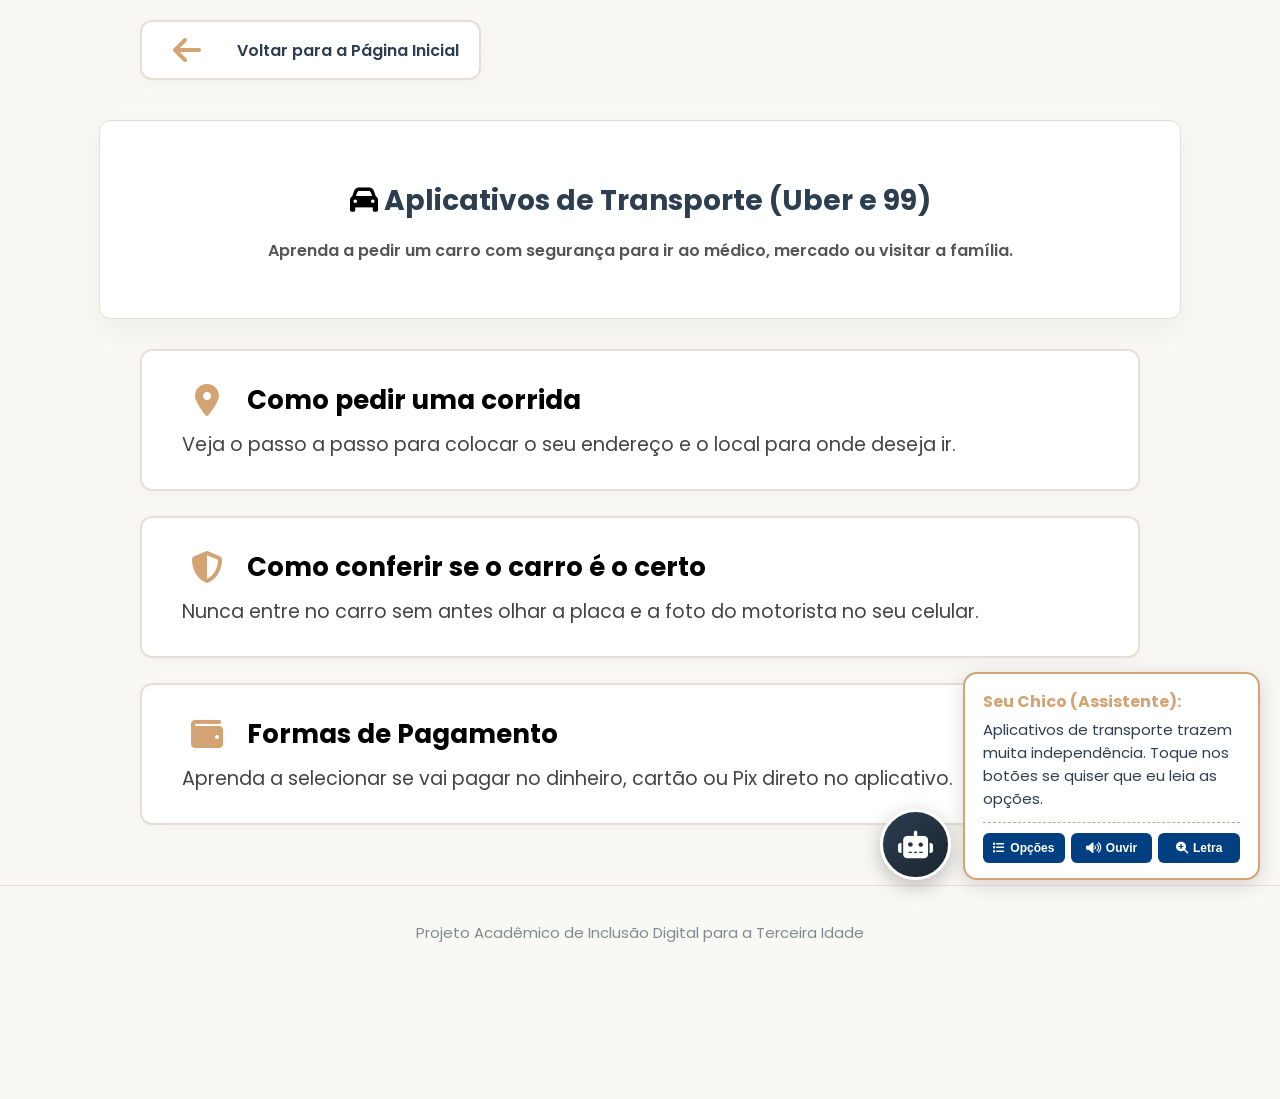
<file: transporte.html>
<!DOCTYPE html>
<html lang="pt-BR">
<head>
    <meta charset="UTF-8">
    <meta name="viewport" content="width=device-width, initial-scale=1.0">
    <title>Aplicativos de Transporte - Conectados</title>
    <link rel="stylesheet" href="https://cdnjs.cloudflare.com/ajax/libs/font-awesome/6.4.0/css/all.min.css">
    <link rel="stylesheet" href="style.css">
</head>
<body>

    <div style="max-width: 1000px; margin: 20px auto; text-align: left; padding: 0 15px;">
        <a href="index.html" class="btn" style="display: inline-flex; width: auto; padding: 12px 20px; font-size: 16px;">
            <i class="fa-solid fa-arrow-left"></i> Voltar para a Página Inicial
        </a>
    </div>

    <div class="search-box" style="margin-bottom: 30px;">
        <h1 style="color: #2C3E50; font-size: 28px; margin-bottom: 10px;">
            <i class="fa-solid fa-car" style="color: #000000;"></i> Aplicativos de Transporte (Uber e 99)
        </h1>
        <p style="font-size: 16px; color: #555;">
            Aprenda a pedir um carro com segurança para ir ao médico, mercado ou visitar a família.
        </p>
    </div>

    <div class="grid-buttons">
        <div class="btn" onclick="abrirModal('modalPedir')" style="cursor: pointer;">
            <h3 style="color: #000000;"><i class="fa-solid fa-location-dot"></i> Como pedir uma corrida</h3>
            <p style="color: #444;">Veja o passo a passo para colocar o seu endereço e o local para onde deseja ir.</p>
        </div>

        <div class="btn" onclick="abrirModal('modalSeguranca')" style="cursor: pointer;">
            <h3 style="color: #000000;"><i class="fa-solid fa-shield-halved"></i> Como conferir se o carro é o certo</h3>
            <p style="color: #444;">Nunca entre no carro sem antes olhar a placa e a foto do motorista no seu celular.</p>
        </div>
        
        <div class="btn" onclick="abrirModal('modalPagamento')" style="cursor: pointer;">
            <h3 style="color: #000000;"><i class="fa-solid fa-wallet"></i> Formas de Pagamento</h3>
            <p style="color: #444;">Aprenda a selecionar se vai pagar no dinheiro, cartão ou Pix direto no aplicativo.</p>
        </div>
    </div>

    <!-- Modais -->
    <div id="modalPedir" class="modal-fundo">
        <div class="modal-conteudo">
            <h2 style="color: #000; margin-top: 0;"><i class="fa-solid fa-location-dot"></i> Pedindo a Corrida</h2>
            <p style="font-size: 16px; color: #444;">Siga os passos no seu aplicativo Uber ou 99:</p>
            <ol style="font-size: 16px; color: #444; line-height: 1.6;">
                <li>Abra o aplicativo e toque na caixa escrito <b>"Para onde?"</b>.</li>
                <li>Digite o endereço ou o nome do local que você quer ir (exemplo: Hospital São Lucas).</li>
                <li>Confira se o endereço está correto e toque nele.</li>
                <li>O aplicativo vai mostrar o preço. Se concordar, toque em <b>Confirmar</b> e aguarde.</li>
            </ol>
            <button class="botao-fechar" onclick="fecharModal('modalPedir')">Entendi / Fechar</button>
        </div>
    </div>

    <div id="modalSeguranca" class="modal-fundo">
        <div class="modal-conteudo">
            <h2 style="color: #000; margin-top: 0;"><i class="fa-solid fa-shield-halved"></i> Conferindo o Carro</h2>
            <p style="font-size: 16px; color: #444;">Para sua segurança, antes de entrar:</p>
            <ul style="font-size: 16px; color: #444; line-height: 1.6;">
                <li>Olhe na tela do seu celular e memorize a <b>Placa do Carro</b> (exemplo: ABC-1234) e a <b>Cor do veículo</b>.</li>
                <li>Quando o carro chegar, olhe a placa física do carro. Se for diferente, <b>não entre</b>.</li>
                <li>Ao abrir a porta, pergunte: "Boa tarde, qual o nome do passageiro?". Deixe o motorista dizer o seu nome.</li>
            </ul>
            <button class="botao-fechar" onclick="fecharModal('modalSeguranca')">Entendi / Fechar</button>
        </div>
    </div>

    <div id="modalPagamento" class="modal-fundo">
        <div class="modal-conteudo">
            <h2 style="color: #000; margin-top: 0;"><i class="fa-solid fa-wallet"></i> Formas de Pagamento</h2>
            <p style="font-size: 16px; color: #444;">Como escolher a forma de pagar:</p>
            <ul style="font-size: 16px; color: #444; line-height: 1.6;">
                <li>Antes de apertar em Confirmar a corrida, observe embaixo do preço. Terá um ícone de dinheiro ou cartão.</li>
                <li>Toque ali para alterar. Você pode escolher <b>Dinheiro</b> para pagar direto ao motorista.</li>
                <li>Sempre tenha notas trocadas se for pagar no dinheiro, pois facilita para o motorista!</li>
            </ul>
            <button class="botao-fechar" onclick="fecharModal('modalPagamento')">Entendi / Fechar</button>
        </div>
    </div>

    <!-- Assistente Virtual -->
    <div class="interactive-pet" id="petAssistant">
        <div class="pet-avatar" onclick="mudarFala('A tela está cheia de opções úteis! Toque nos botões para ler.')">
            <i class="fa-solid fa-robot"></i>
        </div>
        <div class="pet-speech">
            <strong>Seu Chico (Assistente):</strong>
            <span id="textoFala">Aplicativos de transporte trazem muita independência. Toque nos botões se quiser que eu leia as opções.</span>
            
            <div class="pet-acoes">
                <button onclick="lerOpcoesDaPagina()" class="btn-acao-pet"><i class="fa-solid fa-list"></i> Opções</button>
                <button onclick="lerTextoAlto()" class="btn-acao-pet"><i class="fa-solid fa-volume-high"></i> Ouvir</button>
                <button onclick="alternarTamanhoFonte()" class="btn-acao-pet"><i class="fa-solid fa-magnifying-glass-plus"></i> Letra</button>
            </div>
        </div>
    </div>

    <footer>
        <p>Projeto Acadêmico de Inclusão Digital para a Terceira Idade</p>
    </footer>

    <!-- Scripts repetidos para funcionalidade total -->
    <script>
        let vozes = [];
        window.speechSynthesis.onvoiceschanged = () => { vozes = window.speechSynthesis.getVoices(); };

        function mudarFala(frase) { document.getElementById('textoFala').innerText = frase; }
        
        function configurarVoz(fala) {
            fala.lang = 'pt-BR'; fala.rate = 1.0; 
            if (vozes.length > 0) {
                let naturalVoice = vozes.find(v => v.lang.includes('pt') && (v.name.includes('Google') || v.name.includes('Natural') || v.name.includes('Microsoft')));
                fala.voice = naturalVoice ? naturalVoice : vozes.find(v => v.lang.includes('pt'));
            }
        }

        function falarAlto(texto) {
            if ('speechSynthesis' in window) {
                window.speechSynthesis.cancel();
                const fala = new SpeechSynthesisUtterance(texto);
                configurarVoz(fala);
                window.speechSynthesis.speak(fala);
            } else { alert("Dispositivo não suporta leitura de voz."); }
        }

        function abrirModal(id) { 
            document.getElementById(id).style.display = 'flex'; 
            setTimeout(() => {
                const modal = document.getElementById(id);
                if(modal) {
                    let texto = modal.innerText.replace('Entendi / Fechar', '');
                    mudarFala('Lendo as instruções para você.');
                    falarAlto(texto);
                }
            }, 500); 
        }

        function fecharModal(id) { 
            document.getElementById(id).style.display = 'none';
            if ('speechSynthesis' in window) { window.speechSynthesis.cancel(); }
            mudarFala('Janela fechada. Escolha outra opção.');
        }

        function lerOpcoesDaPagina() {
            const botoes = document.querySelectorAll('.grid-buttons .btn');
            let texto = "Estas são as opções disponíveis. ";
            botoes.forEach((btn, index) => {
                const titulo = btn.querySelector('h3');
                const desc = btn.querySelector('p');
                if(titulo && desc) { texto += `Opção ${index + 1}: ${titulo.innerText}. ${desc.innerText}. `; }
                else { texto += `Opção ${index + 1}: ${btn.innerText}. `; }
                texto += " ... ";
            });
            texto += "Toque na opção que desejar.";
            mudarFala("Lendo todas as opções da tela.");
            falarAlto(texto);
        }

        function lerTextoAlto() {
            const modais = document.querySelectorAll('.modal-fundo');
            let textoParaLer = '';
            let modalAberto = false;
            modais.forEach(modal => {
                if (modal.style.display === 'flex') {
                    textoParaLer = modal.innerText.replace('Entendi / Fechar', ''); 
                    modalAberto = true;
                }
            });
            if (modalAberto) {
                mudarFala('Estou lendo as instruções em voz alta.');
                falarAlto(textoParaLer);
            } else {
                textoParaLer = document.getElementById('textoFala').innerText;
                falarAlto(textoParaLer);
            }
        }

        function alternarTamanhoFonte() {
            document.body.classList.toggle('fonte-grande');
            if(document.body.classList.contains('fonte-grande')){
                mudarFala('Letras aumentadas.'); falarAlto('Letras aumentadas.');
            } else {
                mudarFala('Tamanho normal.'); falarAlto('Tamanho normal.');
            }
        }
    </script>
</body>
</html>
</file>
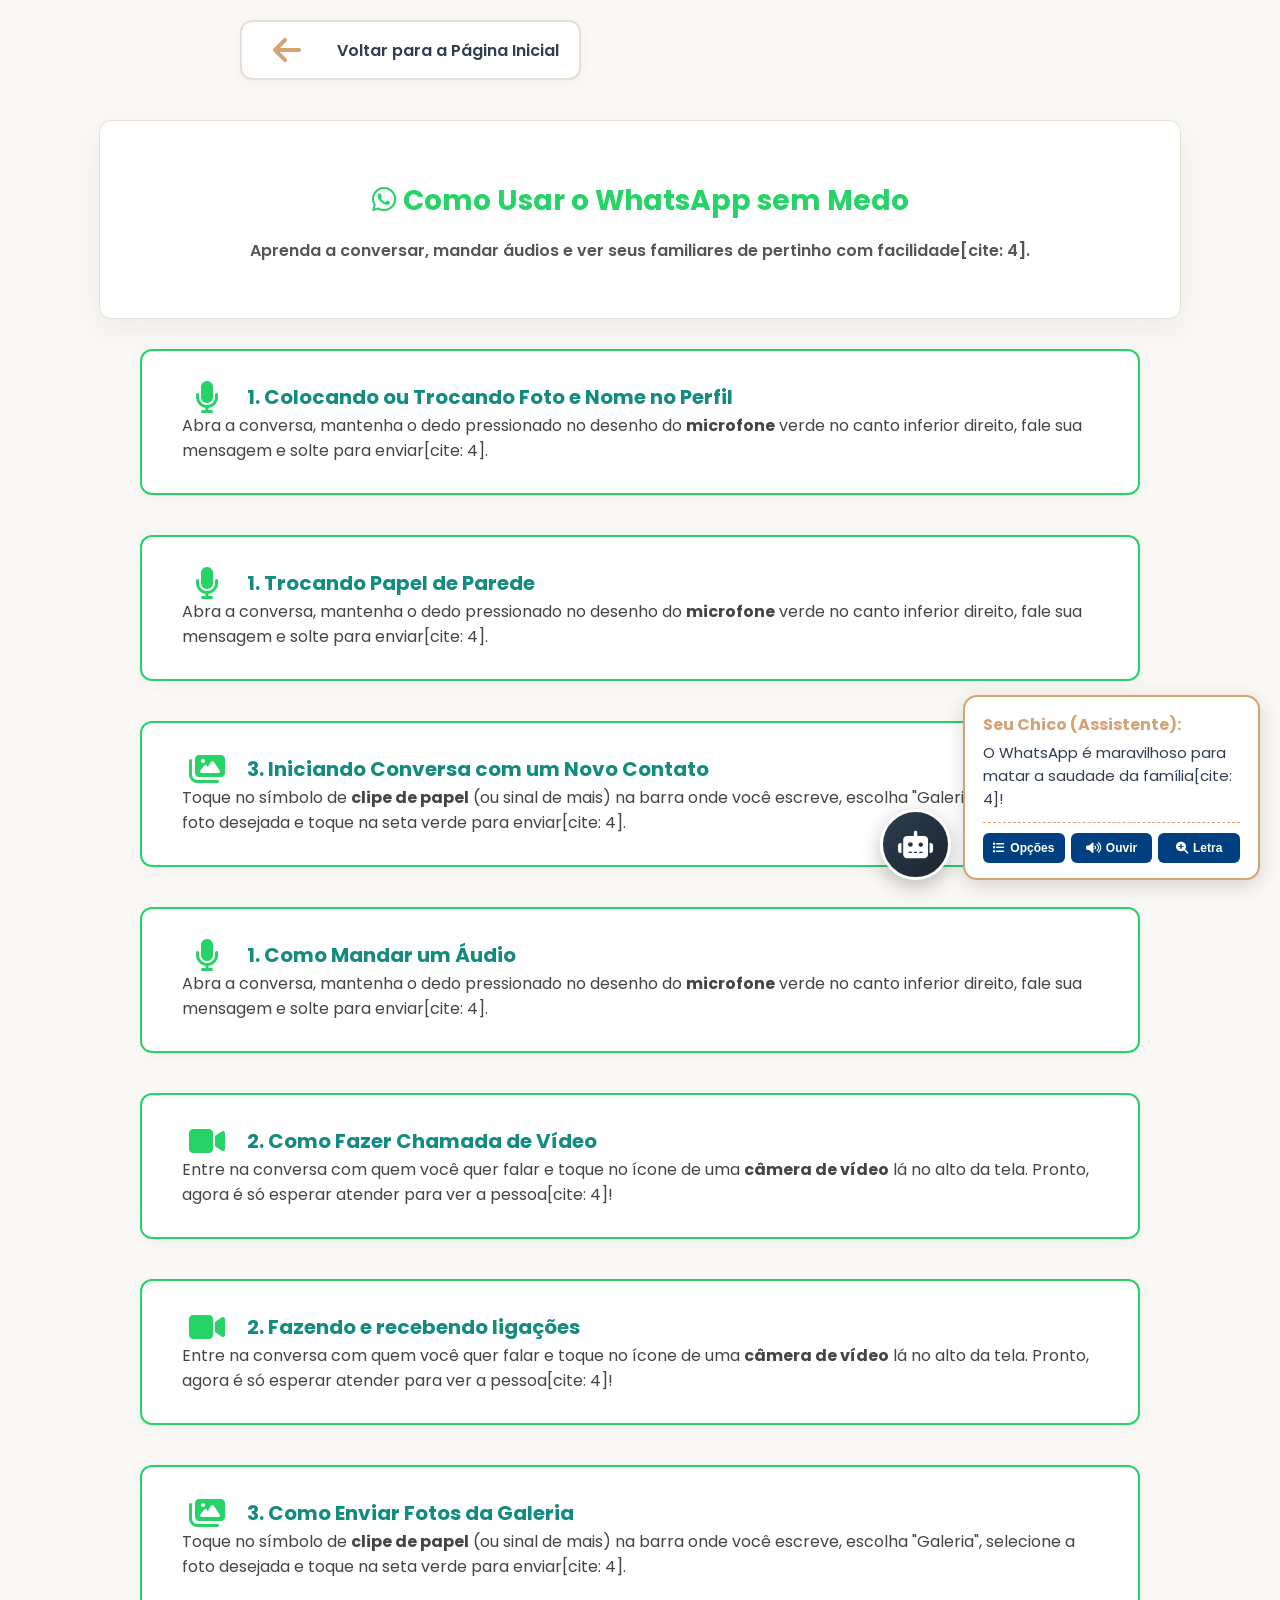
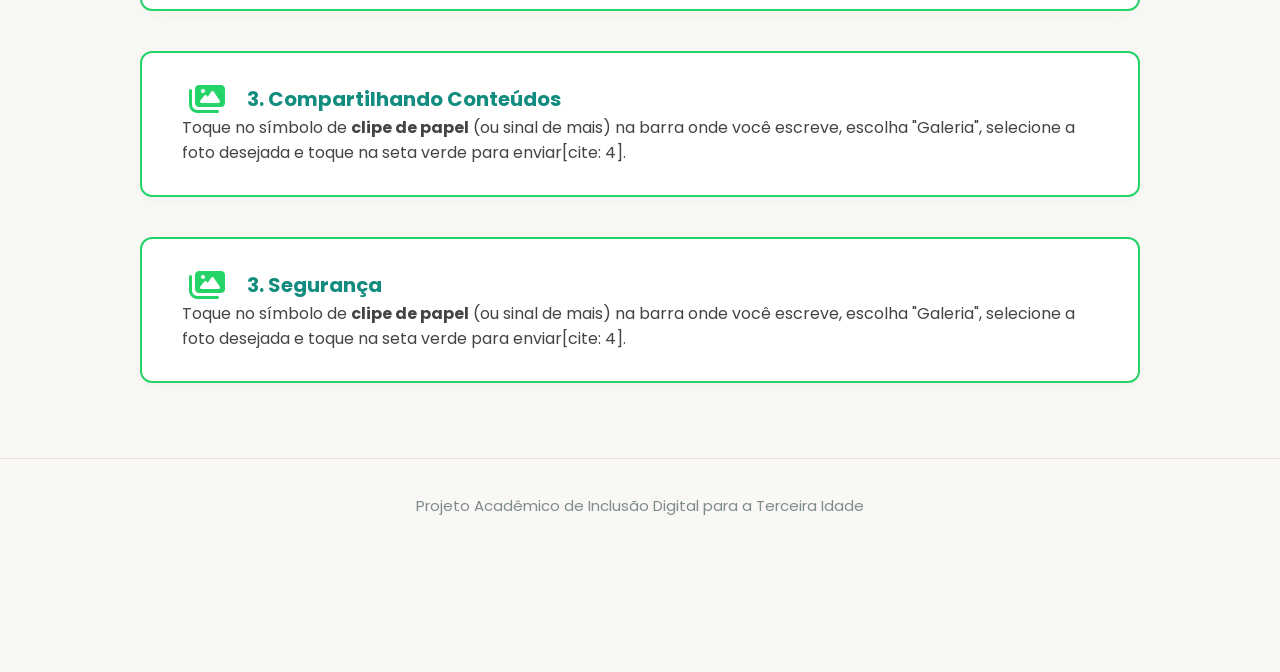
<file: whatsapp.html>
<!DOCTYPE html>
<html lang="pt-BR">
<head>
    <meta charset="UTF-8">
    <meta name="viewport" content="width=device-width, initial-scale=1.0">
    <title>Como Usar o WhatsApp - Conectados</title>
    <link rel="stylesheet" href="https://cdnjs.cloudflare.com/ajax/libs/font-awesome/6.4.0/css/all.min.css">
    <link rel="stylesheet" href="style.css">
</head>
<body>

    <div style="max-width: 800px; margin: 20px auto; text-align: left; padding: 0 15px;">
        <a href="index.html" class="btn" style="display: inline-flex; width: auto; padding: 12px 20px; font-size: 16px;">
            <i class="fa-solid fa-arrow-left"></i> Voltar para a Página Inicial
        </a>
    </div>

    <div class="search-box" style="margin-bottom: 30px;">
        <h1 style="color: #25D366; font-size: 28px; margin-bottom: 10px;">
            <i class="fa-brands fa-whatsapp" style="color: #25D366;"></i> Como Usar o WhatsApp sem Medo
        </h1>
        <p style="font-size: 16px; color: #555;">
            Aprenda a conversar, mandar áudios e ver seus familiares de pertinho com facilidade[cite: 4].
        </p>
    </div>

    <div class="grid-buttons">
         <div class="btn btn-whatsapp" style="cursor: default; display: block; text-align: left; margin-bottom: 15px;">
            <h3 style="color: #128C7E; margin-top: 0; font-size: 20px;"><i class="fa-solid fa-microphone"></i> 1. Colocando ou Trocando Foto e Nome no Perfil</h3>
            <p style="font-size: 16px; color: #444; font-weight: normal; margin-bottom: 0;">Abra a conversa, mantenha o dedo pressionado no desenho do <b>microfone</b> verde no canto inferior direito, fale sua mensagem e solte para enviar[cite: 4].</p>
        </div>
        <div class="btn btn-whatsapp" style="cursor: default; display: block; text-align: left; margin-bottom: 15px;">
            <h3 style="color: #128C7E; margin-top: 0; font-size: 20px;"><i class="fa-solid fa-microphone"></i> 1. Trocando Papel de Parede</h3>
            <p style="font-size: 16px; color: #444; font-weight: normal; margin-bottom: 0;">Abra a conversa, mantenha o dedo pressionado no desenho do <b>microfone</b> verde no canto inferior direito, fale sua mensagem e solte para enviar[cite: 4].</p>
        </div>
        <div class="btn btn-whatsapp" style="cursor: default; display: block; text-align: left; margin-bottom: 15px;">
            <h3 style="color: #128C7E; margin-top: 0; font-size: 20px;"><i class="fa-solid fa-images"></i> 3. Iniciando Conversa com um Novo Contato</h3>
            <p style="font-size: 16px; color: #444; font-weight: normal; margin-bottom: 0;">Toque no símbolo de <b>clipe de papel</b> (ou sinal de mais) na barra onde você escreve, escolha "Galeria", selecione a foto desejada e toque na seta verde para enviar[cite: 4].</p>
        </div>
        <div class="btn btn-whatsapp" style="cursor: default; display: block; text-align: left; margin-bottom: 15px;">
            <h3 style="color: #128C7E; margin-top: 0; font-size: 20px;"><i class="fa-solid fa-microphone"></i> 1. Como Mandar um Áudio</h3>
            <p style="font-size: 16px; color: #444; font-weight: normal; margin-bottom: 0;">Abra a conversa, mantenha o dedo pressionado no desenho do <b>microfone</b> verde no canto inferior direito, fale sua mensagem e solte para enviar[cite: 4].</p>
        </div>
        <div class="btn btn-whatsapp" style="cursor: default; display: block; text-align: left; margin-bottom: 15px;">
            <h3 style="color: #128C7E; margin-top: 0; font-size: 20px;"><i class="fa-solid fa-video"></i> 2. Como Fazer Chamada de Vídeo</h3>
            <p style="font-size: 16px; color: #444; font-weight: normal; margin-bottom: 0;">Entre na conversa com quem você quer falar e toque no ícone de uma <b>câmera de vídeo</b> lá no alto da tela. Pronto, agora é só esperar atender para ver a pessoa[cite: 4]!</p>
        </div>
        <div class="btn btn-whatsapp" style="cursor: default; display: block; text-align: left; margin-bottom: 15px;">
            <h3 style="color: #128C7E; margin-top: 0; font-size: 20px;"><i class="fa-solid fa-video"></i> 2. Fazendo e recebendo ligações</h3>
            <p style="font-size: 16px; color: #444; font-weight: normal; margin-bottom: 0;">Entre na conversa com quem você quer falar e toque no ícone de uma <b>câmera de vídeo</b> lá no alto da tela. Pronto, agora é só esperar atender para ver a pessoa[cite: 4]!</p>
        </div>
        <div class="btn btn-whatsapp" style="cursor: default; display: block; text-align: left; margin-bottom: 15px;">
            <h3 style="color: #128C7E; margin-top: 0; font-size: 20px;"><i class="fa-solid fa-images"></i> 3. Como Enviar Fotos da Galeria</h3>
            <p style="font-size: 16px; color: #444; font-weight: normal; margin-bottom: 0;">Toque no símbolo de <b>clipe de papel</b> (ou sinal de mais) na barra onde você escreve, escolha "Galeria", selecione a foto desejada e toque na seta verde para enviar[cite: 4].</p>
        </div>
        <div class="btn btn-whatsapp" style="cursor: default; display: block; text-align: left; margin-bottom: 15px;">
            <h3 style="color: #128C7E; margin-top: 0; font-size: 20px;"><i class="fa-solid fa-images"></i> 3. Compartilhando Conteúdos</h3>
            <p style="font-size: 16px; color: #444; font-weight: normal; margin-bottom: 0;">Toque no símbolo de <b>clipe de papel</b> (ou sinal de mais) na barra onde você escreve, escolha "Galeria", selecione a foto desejada e toque na seta verde para enviar[cite: 4].</p>
        </div>
        <div class="btn btn-whatsapp" style="cursor: default; display: block; text-align: left; margin-bottom: 15px;">
            <h3 style="color: #128C7E; margin-top: 0; font-size: 20px;"><i class="fa-solid fa-images"></i> 3. Segurança</h3>
            <p style="font-size: 16px; color: #444; font-weight: normal; margin-bottom: 0;">Toque no símbolo de <b>clipe de papel</b> (ou sinal de mais) na barra onde você escreve, escolha "Galeria", selecione a foto desejada e toque na seta verde para enviar[cite: 4].</p>
        </div>
    </div>

    <div class="interactive-pet" id="petAssistant">
        <div class="pet-avatar" onclick="mudarFala('Estou ajudando você no WhatsApp!')">
            <i class="fa-solid fa-robot"></i>
        </div>
        <div class="pet-speech">
            <strong>Seu Chico (Assistente):</strong>
            <span id="textoFala">O WhatsApp é maravilhoso para matar a saudade da família[cite: 4]!</span>
            
            <div class="pet-acoes">
                <button onclick="lerOpcoesDaPagina()" class="btn-acao-pet" title="Ouvir opções">
                    <i class="fa-solid fa-list"></i> Opções
                </button>
                <button onclick="lerTextoAlto()" class="btn-acao-pet" title="Ouvir instruções">
                    <i class="fa-solid fa-volume-high"></i> Ouvir
                </button>
                <button onclick="alternarTamanhoFonte()" class="btn-acao-pet" title="Aumentar tamanho das letras">
                    <i class="fa-solid fa-magnifying-glass-plus"></i> Letra
                </button>
            </div>
        </div>
    </div>

    <footer>
        <p>Projeto Acadêmico de Inclusão Digital para a Terceira Idade</p>
    </footer>

    <script>
        let vozes = [];
        window.speechSynthesis.onvoiceschanged = () => { vozes = window.speechSynthesis.getVoices(); };

        function mudarFala(frase) { document.getElementById('textoFala').innerText = frase; }
        
        function configurarVoz(fala) {
            fala.lang = 'pt-BR'; fala.rate = 1.0; 
            if (vozes.length > 0) {
                let naturalVoice = vozes.find(v => v.lang.includes('pt') && (v.name.includes('Google') || v.name.includes('Natural') || v.name.includes('Microsoft')));
                fala.voice = naturalVoice ? naturalVoice : vozes.find(v => v.lang.includes('pt'));
            }
        }

        function falarAlto(texto) {
            if ('speechSynthesis' in window) {
                window.speechSynthesis.cancel();
                const fala = new SpeechSynthesisUtterance(texto);
                configurarVoz(fala);
                window.speechSynthesis.speak(fala);
            } else { alert("Desculpe, o seu dispositivo não suporta leitura de voz."); }
        }

        function lerOpcoesDaPagina() {
            const botoes = document.querySelectorAll('.grid-buttons .btn');
            let texto = "Estas são as opções disponíveis. ";
            botoes.forEach((btn, index) => {
                const titulo = btn.querySelector('h3');
                const desc = btn.querySelector('p');
                if(titulo && desc) { texto += `Opção ${index + 1}: ${titulo.innerText}. ${desc.innerText}. `; }
                else { texto += `Opção ${index + 1}: ${btn.innerText}. `; }
                texto += " ... ";
            });
            texto += "Toque na opção que desejar.";
            mudarFala("Lendo todas as opções da tela.");
            falarAlto(texto);
        }

        function lerTextoAlto() {
            let textoParaLer = document.getElementById('textoFala').innerText;
            falarAlto(textoParaLer);
        }

        function alternarTamanhoFonte() {
            document.body.classList.toggle('fonte-grande');
            if(document.body.classList.contains('fonte-grande')){
                mudarFala('Letras aumentadas.'); falarAlto('Letras aumentadas.');
            } else {
                mudarFala('Tamanho normal.'); falarAlto('Tamanho normal.');
            }
        }
    </script>
</body>
</html>
</file>
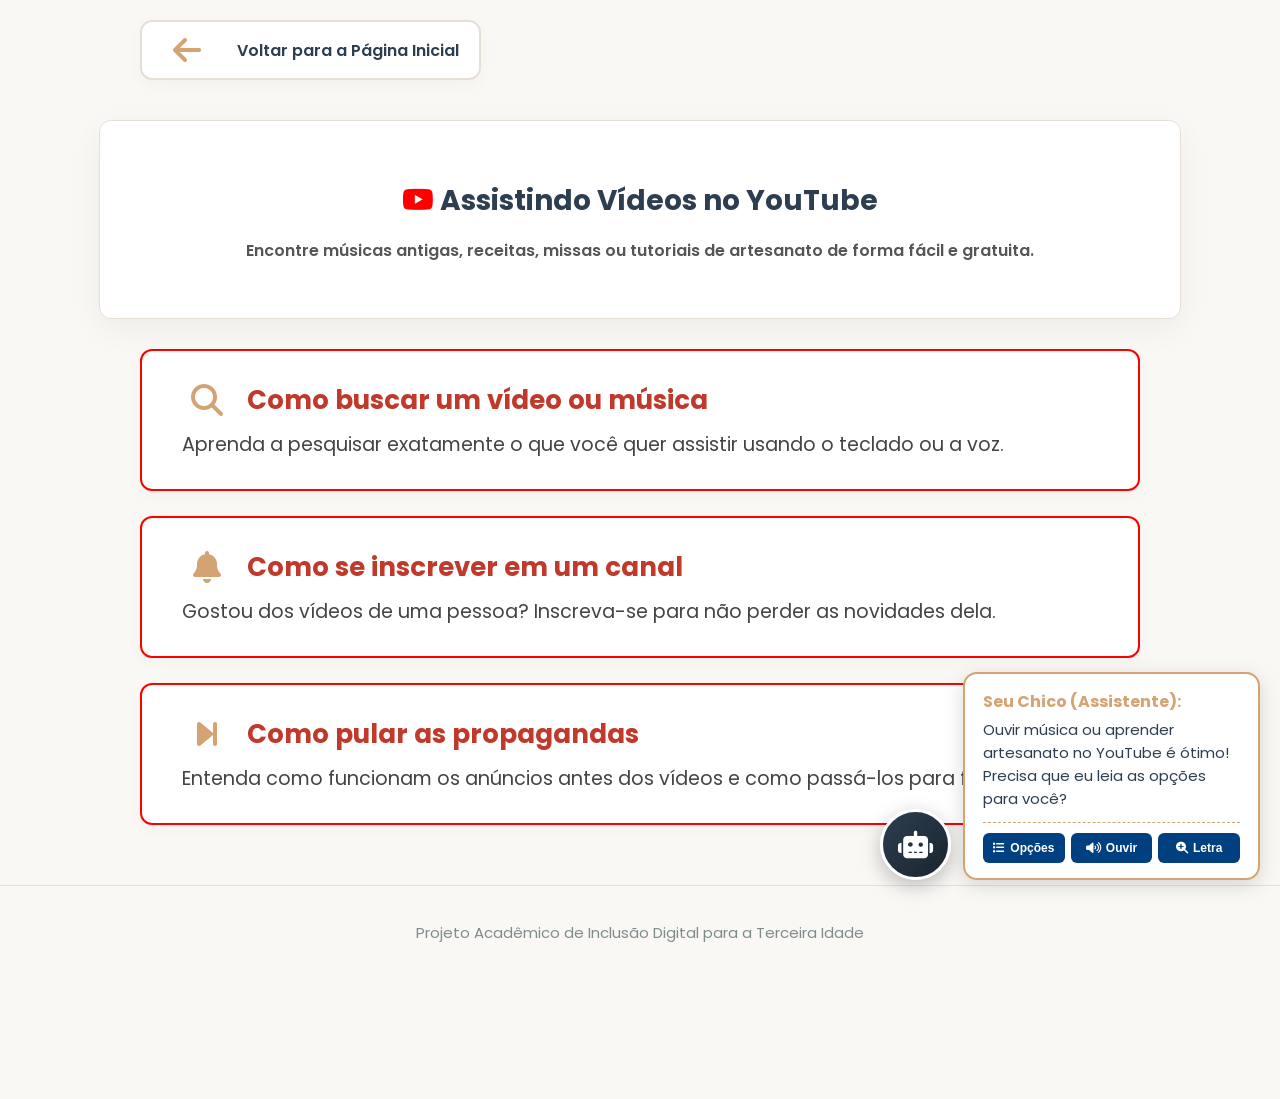
<file: youtube.html>
<!DOCTYPE html>
<html lang="pt-BR">
<head>
    <meta charset="UTF-8">
    <meta name="viewport" content="width=device-width, initial-scale=1.0">
    <title>Usando o YouTube - Conectados</title>
    <link rel="stylesheet" href="https://cdnjs.cloudflare.com/ajax/libs/font-awesome/6.4.0/css/all.min.css">
    <link rel="stylesheet" href="style.css">
</head>
<body>

    <div style="max-width: 1000px; margin: 20px auto; text-align: left; padding: 0 15px;">
        <a href="index.html" class="btn" style="display: inline-flex; width: auto; padding: 12px 20px; font-size: 16px;">
            <i class="fa-solid fa-arrow-left"></i> Voltar para a Página Inicial
        </a>
    </div>

    <div class="search-box" style="margin-bottom: 30px;">
        <h1 style="color: #2C3E50; font-size: 28px; margin-bottom: 10px;">
            <i class="fa-brands fa-youtube" style="color: #FF0000;"></i> Assistindo Vídeos no YouTube
        </h1>
        <p style="font-size: 16px; color: #555;">
            Encontre músicas antigas, receitas, missas ou tutoriais de artesanato de forma fácil e gratuita.
        </p>
    </div>

    <div class="grid-buttons">
        <div class="btn" onclick="abrirModal('modalBuscar')" style="cursor: pointer; border-color: #FF0000;">
            <h3 style="color: #c0392b;"><i class="fa-solid fa-magnifying-glass"></i> Como buscar um vídeo ou música</h3>
            <p style="color: #444;">Aprenda a pesquisar exatamente o que você quer assistir usando o teclado ou a voz.</p>
        </div>

        <div class="btn" onclick="abrirModal('modalInscricao')" style="cursor: pointer; border-color: #FF0000;">
            <h3 style="color: #c0392b;"><i class="fa-solid fa-bell"></i> Como se inscrever em um canal</h3>
            <p style="color: #444;">Gostou dos vídeos de uma pessoa? Inscreva-se para não perder as novidades dela.</p>
        </div>
        
        <div class="btn" onclick="abrirModal('modalAnuncios')" style="cursor: pointer; border-color: #FF0000;">
            <h3 style="color: #c0392b;"><i class="fa-solid fa-forward-step"></i> Como pular as propagandas</h3>
            <p style="color: #444;">Entenda como funcionam os anúncios antes dos vídeos e como passá-los para frente.</p>
        </div>
    </div>

    <!-- Modais -->
    <div id="modalBuscar" class="modal-fundo">
        <div class="modal-conteudo">
            <h2 style="color: #c0392b; margin-top: 0;"><i class="fa-solid fa-magnifying-glass"></i> Buscando Vídeos</h2>
            <p style="font-size: 16px; color: #444;">Para encontrar o que deseja assistir:</p>
            <ol style="font-size: 16px; color: #444; line-height: 1.6;">
                <li>Abra o aplicativo do <b>YouTube</b>.</li>
                <li>Lá em cima, toque no desenho da <b>Lupa</b>.</li>
                <li>Digite o que procura (exemplo: "Receita de bolo de milho") ou toque no desenho de <b>Microfone</b> e fale o que quer buscar.</li>
                <li>Toque no vídeo que mais gostar para ele começar a tocar!</li>
            </ol>
            <button class="botao-fechar" onclick="fecharModal('modalBuscar')">Entendi / Fechar</button>
        </div>
    </div>

    <div id="modalInscricao" class="modal-fundo">
        <div class="modal-conteudo">
            <h2 style="color: #c0392b; margin-top: 0;"><i class="fa-solid fa-bell"></i> Inscrever-se no Canal</h2>
            <p style="font-size: 16px; color: #444;">Para salvar seus criadores favoritos:</p>
            <ul style="font-size: 16px; color: #444; line-height: 1.6;">
                <li>Ao assistir a um vídeo que você gostou muito, olhe logo abaixo do vídeo.</li>
                <li>Vai ter o nome de quem fez o vídeo e um botão vermelho (ou preto) escrito <b>Inscrever-se</b>.</li>
                <li>Toque nele. É <b>totalmente gratuito</b>. Agora, na aba "Inscrições" do aplicativo, você sempre verá vídeos novos dessa pessoa.</li>
            </ul>
            <button class="botao-fechar" onclick="fecharModal('modalInscricao')">Entendi / Fechar</button>
        </div>
    </div>

    <div id="modalAnuncios" class="modal-fundo">
        <div class="modal-conteudo">
            <h2 style="color: #c0392b; margin-top: 0;"><i class="fa-solid fa-forward-step"></i> Pular Propagandas</h2>
            <p style="font-size: 16px; color: #444;">Como o YouTube é gratuito, ele mostra anúncios:</p>
            <ul style="font-size: 16px; color: #444; line-height: 1.6;">
                <li>Se um anúncio começar a tocar antes do seu vídeo, aguarde alguns segundos.</li>
                <li>Olhe para o canto direito da tela. Vai aparecer um botão escrito <b>"Pular Anúncio"</b> com uma setinha.</li>
                <li>Basta tocar nesse botão que o anúncio some na hora e a sua música ou vídeo começa.</li>
            </ul>
            <button class="botao-fechar" onclick="fecharModal('modalAnuncios')">Entendi / Fechar</button>
        </div>
    </div>

    <!-- Assistente Virtual -->
    <div class="interactive-pet" id="petAssistant">
        <div class="pet-avatar" onclick="mudarFala('A tela está cheia de opções úteis! Toque nos botões para ler.')">
            <i class="fa-solid fa-robot"></i>
        </div>
        <div class="pet-speech">
            <strong>Seu Chico (Assistente):</strong>
            <span id="textoFala">Ouvir música ou aprender artesanato no YouTube é ótimo! Precisa que eu leia as opções para você?</span>
            
            <div class="pet-acoes">
                <button onclick="lerOpcoesDaPagina()" class="btn-acao-pet"><i class="fa-solid fa-list"></i> Opções</button>
                <button onclick="lerTextoAlto()" class="btn-acao-pet"><i class="fa-solid fa-volume-high"></i> Ouvir</button>
                <button onclick="alternarTamanhoFonte()" class="btn-acao-pet"><i class="fa-solid fa-magnifying-glass-plus"></i> Letra</button>
            </div>
        </div>
    </div>

    <footer>
        <p>Projeto Acadêmico de Inclusão Digital para a Terceira Idade</p>
    </footer>

    <!-- Scripts repetidos para funcionalidade total -->
    <script>
        let vozes = [];
        window.speechSynthesis.onvoiceschanged = () => { vozes = window.speechSynthesis.getVoices(); };

        function mudarFala(frase) { document.getElementById('textoFala').innerText = frase; }
        
        function configurarVoz(fala) {
            fala.lang = 'pt-BR'; fala.rate = 1.0; 
            if (vozes.length > 0) {
                let naturalVoice = vozes.find(v => v.lang.includes('pt') && (v.name.includes('Google') || v.name.includes('Natural') || v.name.includes('Microsoft')));
                fala.voice = naturalVoice ? naturalVoice : vozes.find(v => v.lang.includes('pt'));
            }
        }

        function falarAlto(texto) {
            if ('speechSynthesis' in window) {
                window.speechSynthesis.cancel();
                const fala = new SpeechSynthesisUtterance(texto);
                configurarVoz(fala);
                window.speechSynthesis.speak(fala);
            } else { alert("Dispositivo não suporta leitura de voz."); }
        }

        function abrirModal(id) { 
            document.getElementById(id).style.display = 'flex'; 
            setTimeout(() => {
                const modal = document.getElementById(id);
                if(modal) {
                    let texto = modal.innerText.replace('Entendi / Fechar', '');
                    mudarFala('Lendo as instruções para você.');
                    falarAlto(texto);
                }
            }, 500); 
        }

        function fecharModal(id) { 
            document.getElementById(id).style.display = 'none';
            if ('speechSynthesis' in window) { window.speechSynthesis.cancel(); }
            mudarFala('Janela fechada. Escolha outra opção.');
        }

        function lerOpcoesDaPagina() {
            const botoes = document.querySelectorAll('.grid-buttons .btn');
            let texto = "Estas são as opções disponíveis. ";
            botoes.forEach((btn, index) => {
                const titulo = btn.querySelector('h3');
                const desc = btn.querySelector('p');
                if(titulo && desc) { texto += `Opção ${index + 1}: ${titulo.innerText}. ${desc.innerText}. `; }
                else { texto += `Opção ${index + 1}: ${btn.innerText}. `; }
                texto += " ... ";
            });
            texto += "Toque na opção que desejar.";
            mudarFala("Lendo todas as opções da tela.");
            falarAlto(texto);
        }

        function lerTextoAlto() {
            const modais = document.querySelectorAll('.modal-fundo');
            let textoParaLer = '';
            let modalAberto = false;
            modais.forEach(modal => {
                if (modal.style.display === 'flex') {
                    textoParaLer = modal.innerText.replace('Entendi / Fechar', ''); 
                    modalAberto = true;
                }
            });
            if (modalAberto) {
                mudarFala('Estou lendo as instruções em voz alta.');
                falarAlto(textoParaLer);
            } else {
                textoParaLer = document.getElementById('textoFala').innerText;
                falarAlto(textoParaLer);
            }
        }

        function alternarTamanhoFonte() {
            document.body.classList.toggle('fonte-grande');
            if(document.body.classList.contains('fonte-grande')){
                mudarFala('Letras aumentadas.'); falarAlto('Letras aumentadas.');
            } else {
                mudarFala('Tamanho normal.'); falarAlto('Tamanho normal.');
            }
        }
    </script>
</body>
</html>
</file>
<file: style.css>
@import url('https://fonts.googleapis.com/css2?family=Poppins:wght@300;400;500;600;700&display=swap');

body {
    font-family: 'Poppins', sans-serif;
    background-color: #FAF8F5;
    color: #2C3E50;
    margin: 0;
    padding: 0;
    text-align: center;
    overflow-x: hidden;
    padding-bottom: 140px;
}

/* --- BANNER TOPO CORRIGIDO --- */
.banner-topo {
    position: relative;
    width: 100%;
    height: 400px; /* Isso garante que a imagem apareça por inteiro */
    background-image: url('banner-topo.png'); 
    background-size: cover;
    background-position: center;
    background-repeat: no-repeat;
    border-bottom: 6px solid #D4A373;
    margin-bottom: 40px;
    box-shadow: 0 10px 30px rgba(0,0,0,0.15);
    display: flex;
    align-items: center;
    justify-content: flex-start; /* Alinha o texto à esquerda */
    padding-left: 60px;
}

.banner-texto {
    text-align: left;
    max-width: 480px;
    z-index: 2;
}

.banner-texto h1 {
    font-size: 42px;
    font-weight: 700;
    margin: 0 0 8px 0;
    color: #1A252F;
    text-shadow: 0 2px 4px rgba(255,255,255,0.9);
}

.banner-texto p.subtitle {
    font-size: 18px;
    font-weight: 500;
    margin: 0;
    line-height: 1.4;
    color: #2C3E50;
    text-shadow: 0 1px 3px rgba(255,255,255,0.9);
}

/* Caixa de Busca */
.search-box {
    background: #ffffff;
    padding: 40px;
    border-radius: 12px;
    box-shadow: 0 10px 30px rgba(0, 0, 0, 0.05);
    margin: 40px auto;
    max-width: 1000px;
    width: 90%;
    border: 1px solid #E6DFD5;
}

.search-box p {
    font-size: clamp(22px, 2.5vw, 28px);
    font-weight: 600;
    color: #2C3E50;
    margin-bottom: 15px;
}

.search-input {
    width: 95%;
    padding: 20px 25px;
    font-size: 20px;
    border: 2px solid #D4A373;
    border-radius: 8px;
    outline: none;
    background-color: #FAFAFA;
    transition: all 0.3s;
}

.search-input:focus {
    border-color: #004080;
    background-color: #fff;
    box-shadow: 0 0 8px rgba(0, 64, 128, 0.15);
}

/* Grade de Botões */
.grid-buttons {
    display: grid;
    grid-template-columns: 1fr;
    gap: 25px;
    max-width: 1000px;
    width: 90%;
    margin: 0 auto;
}

/* Estilo geral dos botões */
.btn {
    background-color: #ffffff;
    color: #2C3E50;
    border: 2px solid #E6DFD5;
    border-radius: 12px;
    cursor: pointer;
    box-shadow: 0 4px 15px rgba(0,0,0,0.03);
    text-decoration: none;
    display: flex;
    align-items: center;
    justify-content: flex-start;
    gap: 25px;
    transition: all 0.3s ease;
    text-align: left;
}

/* Botões de Link (Menu Inicial) */
a.btn {
    padding: 35px 40px;
    font-size: clamp(20px, 2.2vw, 28px); 
    white-space: nowrap; 
    overflow: hidden;
    text-overflow: ellipsis; 
    font-weight: 600;
}

/* Botões que são Divs (Menus Internos) */
div.btn {
    padding: 30px 40px;
    flex-direction: column;
    align-items: flex-start;
    gap: 10px;
}

div.btn h3 {
    font-size: clamp(20px, 2.2vw, 26px);
    margin: 0;
    display: flex;
    align-items: center;
    gap: 15px;
}

div.btn p {
    font-size: clamp(16px, 1.5vw, 20px);
    margin: 0;
}

.btn i, a.btn i {
    font-size: clamp(30px, 2.5vw, 38px);
    color: #D4A373;
    width: 50px;
    text-align: center;
}

.btn:hover {
    background-color: #2C3E50;
    color: white;
    border-color: #2C3E50;
    transform: translateY(-3px);
    box-shadow: 0 8px 20px rgba(0,0,0,0.1);
}

.btn:hover i, .btn:hover h3, .btn:hover p { color: #ffffff !important; }

/* Cores Específicas dos Botões */
.btn-saude { border-color: #e84393; }
.btn-saude i { color: #e84393 !important; }
.btn-saude:hover { background-color: #e84393; color: white; border-color: #e84393; }

.btn-whatsapp { border-color: #25D366; }
.btn-whatsapp i { color: #25D366 !important; }
.btn-whatsapp:hover { background-color: #25D366; color: white; border-color: #25D366; }

.btn-youtube { border-color: #FF0000; }
.btn-youtube i { color: #FF0000 !important; }
.btn-youtube:hover { background-color: #FF0000; color: white; border-color: #FF0000; }

.btn-transporte { border-color: #000000; }
.btn-transporte i { color: #000000 !important; }
.btn-transporte:hover { background-color: #000000; color: white; border-color: #000000; }

/* Assistente Virtual */
.interactive-pet {
    position: fixed;
    bottom: 20px;
    right: 20px;
    display: flex;
    align-items: flex-end;
    gap: 12px;
    z-index: 1000;
    max-width: 380px;
    animation: bouncePet 2s infinite ease-in-out;
}

@keyframes bouncePet {
    0%, 100% { transform: translateY(0); }
    50% { transform: translateY(-6px); }
}

.pet-avatar {
    background: linear-gradient(135deg, #2C3E50, #1A252F);
    color: white;
    font-size: 28px;
    width: 65px;
    height: 65px;
    border-radius: 50%;
    display: flex;
    align-items: center;
    justify-content: center;
    box-shadow: 0 6px 20px rgba(0,0,0,0.25);
    border: 3px solid #fff;
    flex-shrink: 0;
    cursor: pointer;
}

.pet-speech {
    background: white;
    border: 2px solid #D4A373;
    padding: 15px 18px;
    border-radius: 14px;
    box-shadow: 0 5px 20px rgba(0,0,0,0.15);
    text-align: left;
    font-size: 15px;
    color: #2C3E50;
    position: relative;
}

.pet-speech strong {
    color: #D4A373;
    display: block;
    margin-bottom: 4px;
    font-size: 16px;
}

.pet-acoes {
    display: flex;
    gap: 6px;
    margin-top: 12px;
    border-top: 1px dashed #D4A373;
    padding-top: 10px;
    flex-wrap: wrap; 
}

.btn-acao-pet {
    background-color: #004080;
    color: white;
    border: none;
    padding: 8px 10px;
    border-radius: 6px;
    font-size: 12px;
    cursor: pointer;
    display: flex;
    align-items: center;
    gap: 5px;
    flex: 1;
    justify-content: center;
    font-weight: 600;
    transition: background-color 0.3s;
    min-width: 80px;
}

.btn-acao-pet:hover { background-color: #002B5B; }

body.fonte-grande p, 
body.fonte-grande h1, 
body.fonte-grande h2, 
body.fonte-grande h3, 
body.fonte-grande span, 
body.fonte-grande li, 
body.fonte-grande a {
    font-size: 135% !important; 
    line-height: 1.6;
}
body.fonte-grande .btn-acao-pet { font-size: 14px; }

footer {
    margin-top: 60px;
    font-size: 15px;
    color: #7F8C8D;
    border-top: 1px solid #E6DFD5;
    padding-top: 20px;
}

/* Responsividade para Celulares */
@media (max-width: 768px) {
    .banner-topo {
        height: auto;
        min-height: 340px;
        flex-direction: column;
        justify-content: flex-end;
        padding: 20px;
        background-position: center top;
    }
    .banner-texto {
        text-align: center;
        max-width: 100%;
        background: rgba(250, 248, 245, 0.85);
        padding: 15px;
        border-radius: 10px;
        margin-top: 20px;
    }
    .search-box {
        padding: 25px 20px;
        margin: 20px auto 30px auto;
    }
    .search-input { width: 100%; font-size: 16px; box-sizing: border-box; }
    
    a.btn {
        padding: 20px 25px;
        white-space: normal; 
    }
    div.btn {
        padding: 20px 25px;
    }
    .btn i, a.btn i { font-size: 28px; width: 40px; }

    .interactive-pet {
        max-width: 90%;
        bottom: 15px;
        right: 15px;
        gap: 8px;
    }
    .pet-avatar { width: 50px; height: 50px; font-size: 22px; }
    .pet-speech { padding: 10px 12px; font-size: 13px; }
    .pet-speech strong { font-size: 14px; margin-bottom: 2px; }
}

.botao-topo-flutuante {
    position: fixed;
    bottom: 20px;
    left: 20px;
    background-color: #004080;
    color: white;
    border: none;
    border-radius: 50px;
    width: 55px;
    height: 55px;
    font-size: 22px;
    display: flex;
    justify-content: center;
    align-items: center;
    box-shadow: 0 4px 10px rgba(0,0,0,0.3);
    cursor: pointer;
    z-index: 998;
    transition: background-color 0.3s;
}

.botao-topo-flutuante:hover { background-color: #002B5B; }

.modal-fundo {
    display: none;
    position: fixed;
    top: 0; left: 0; width: 100%; height: 100%;
    background-color: rgba(0, 0, 0, 0.6);
    z-index: 999;
    justify-content: center;
    align-items: center;
    padding: 15px;
}

.modal-conteudo {
    background-color: #fff;
    padding: 35px;
    border-radius: 12px;
    max-width: 700px;
    width: 100%;
    max-height: 85vh;
    overflow-y: auto;
    box-shadow: 0 5px 15px rgba(0,0,0,0.3);
    text-align: left;
    position: relative;
    box-sizing: border-box;
}

.botao-fechar {
    background-color: #e74c3c;
    color: white;
    border: none;
    padding: 15px 20px;
    font-size: 20px;
    border-radius: 8px;
    cursor: pointer;
    margin-top: 25px;
    font-weight: bold;
    display: block;
    width: 100%;
    text-align: center;
}
</file>
